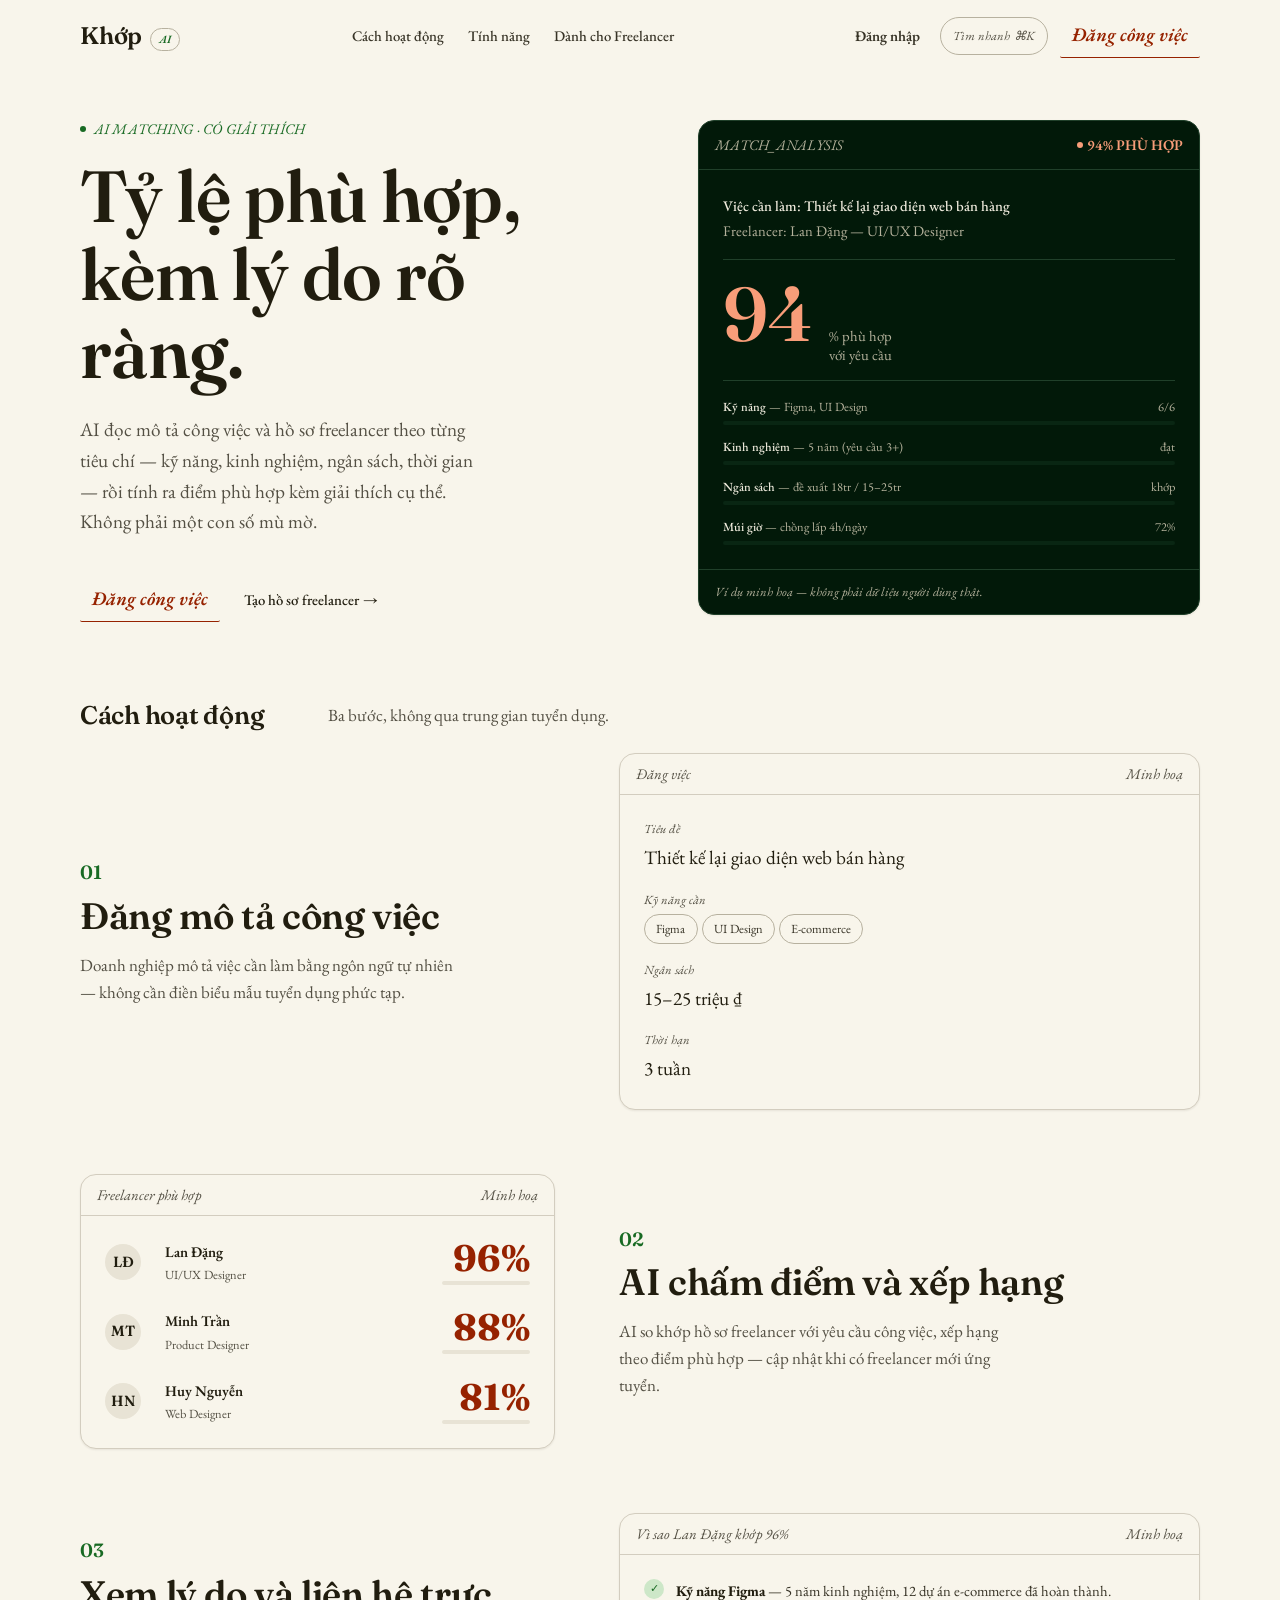
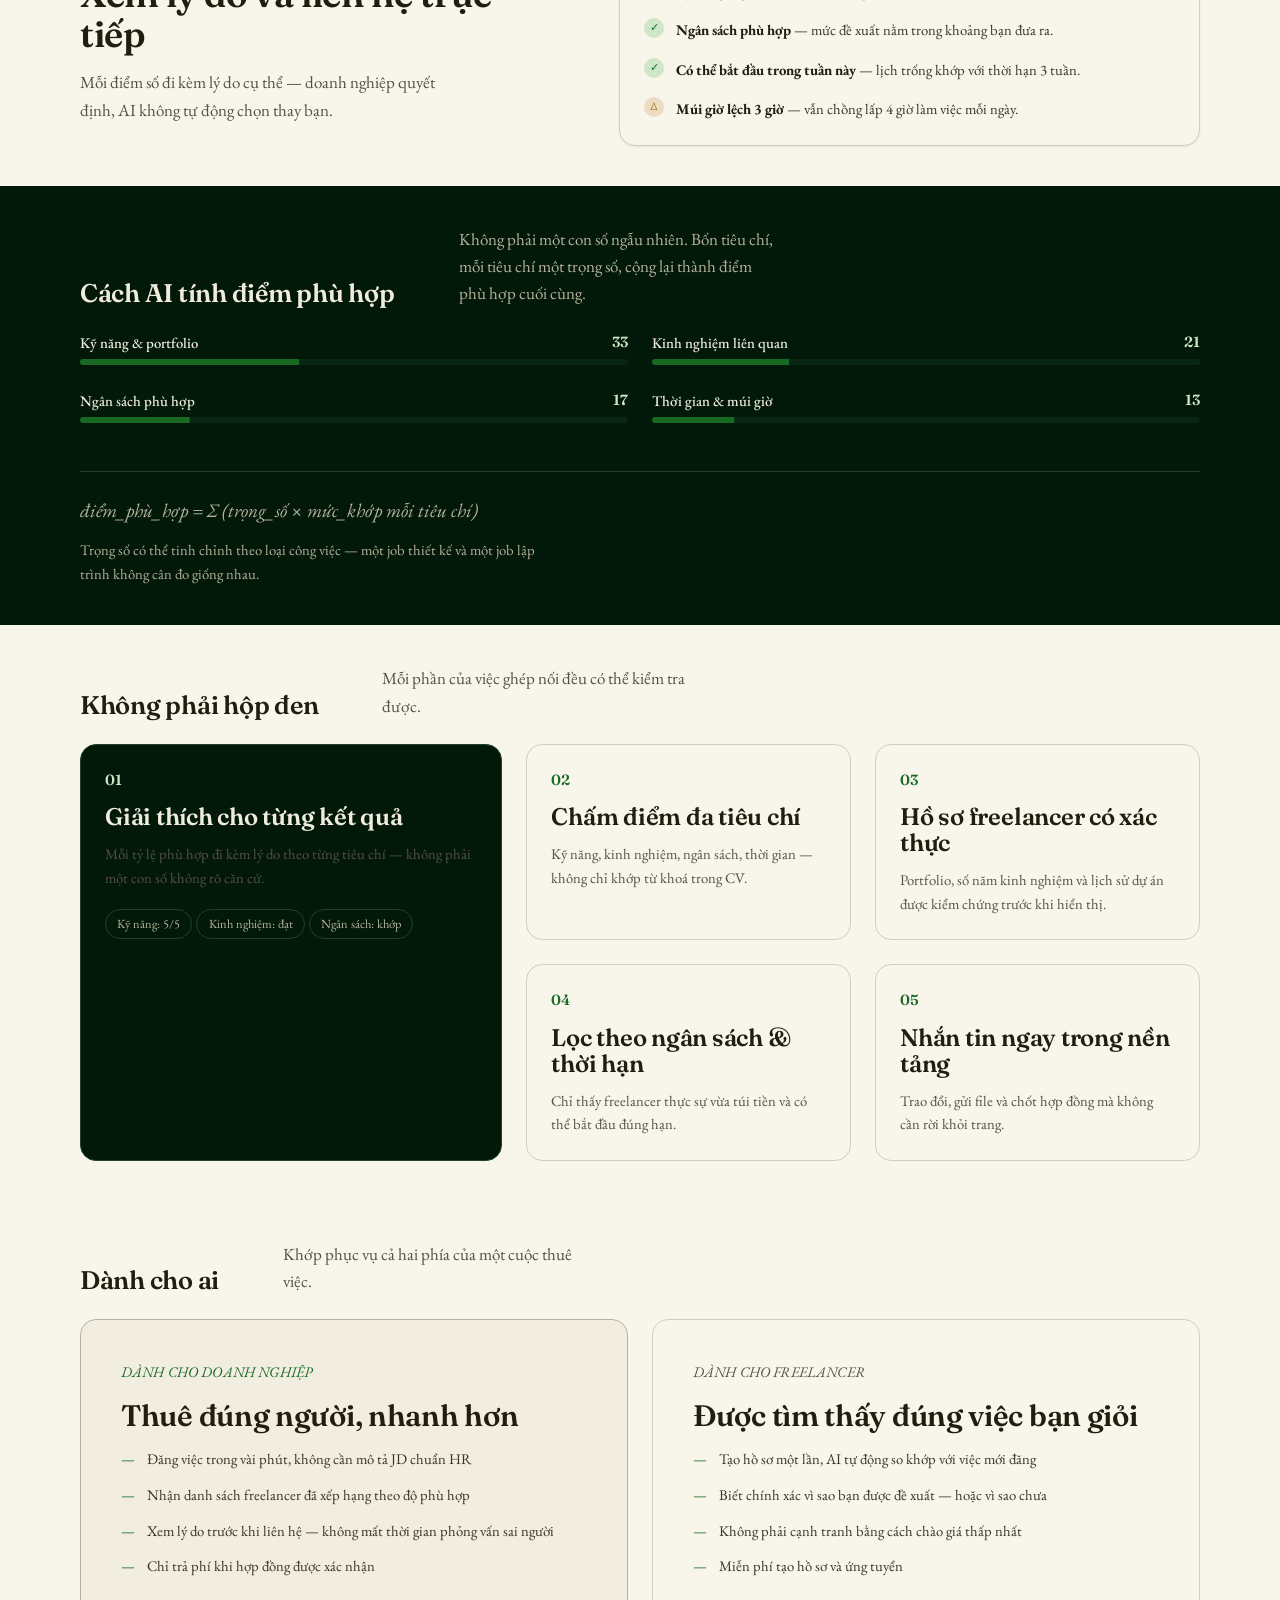
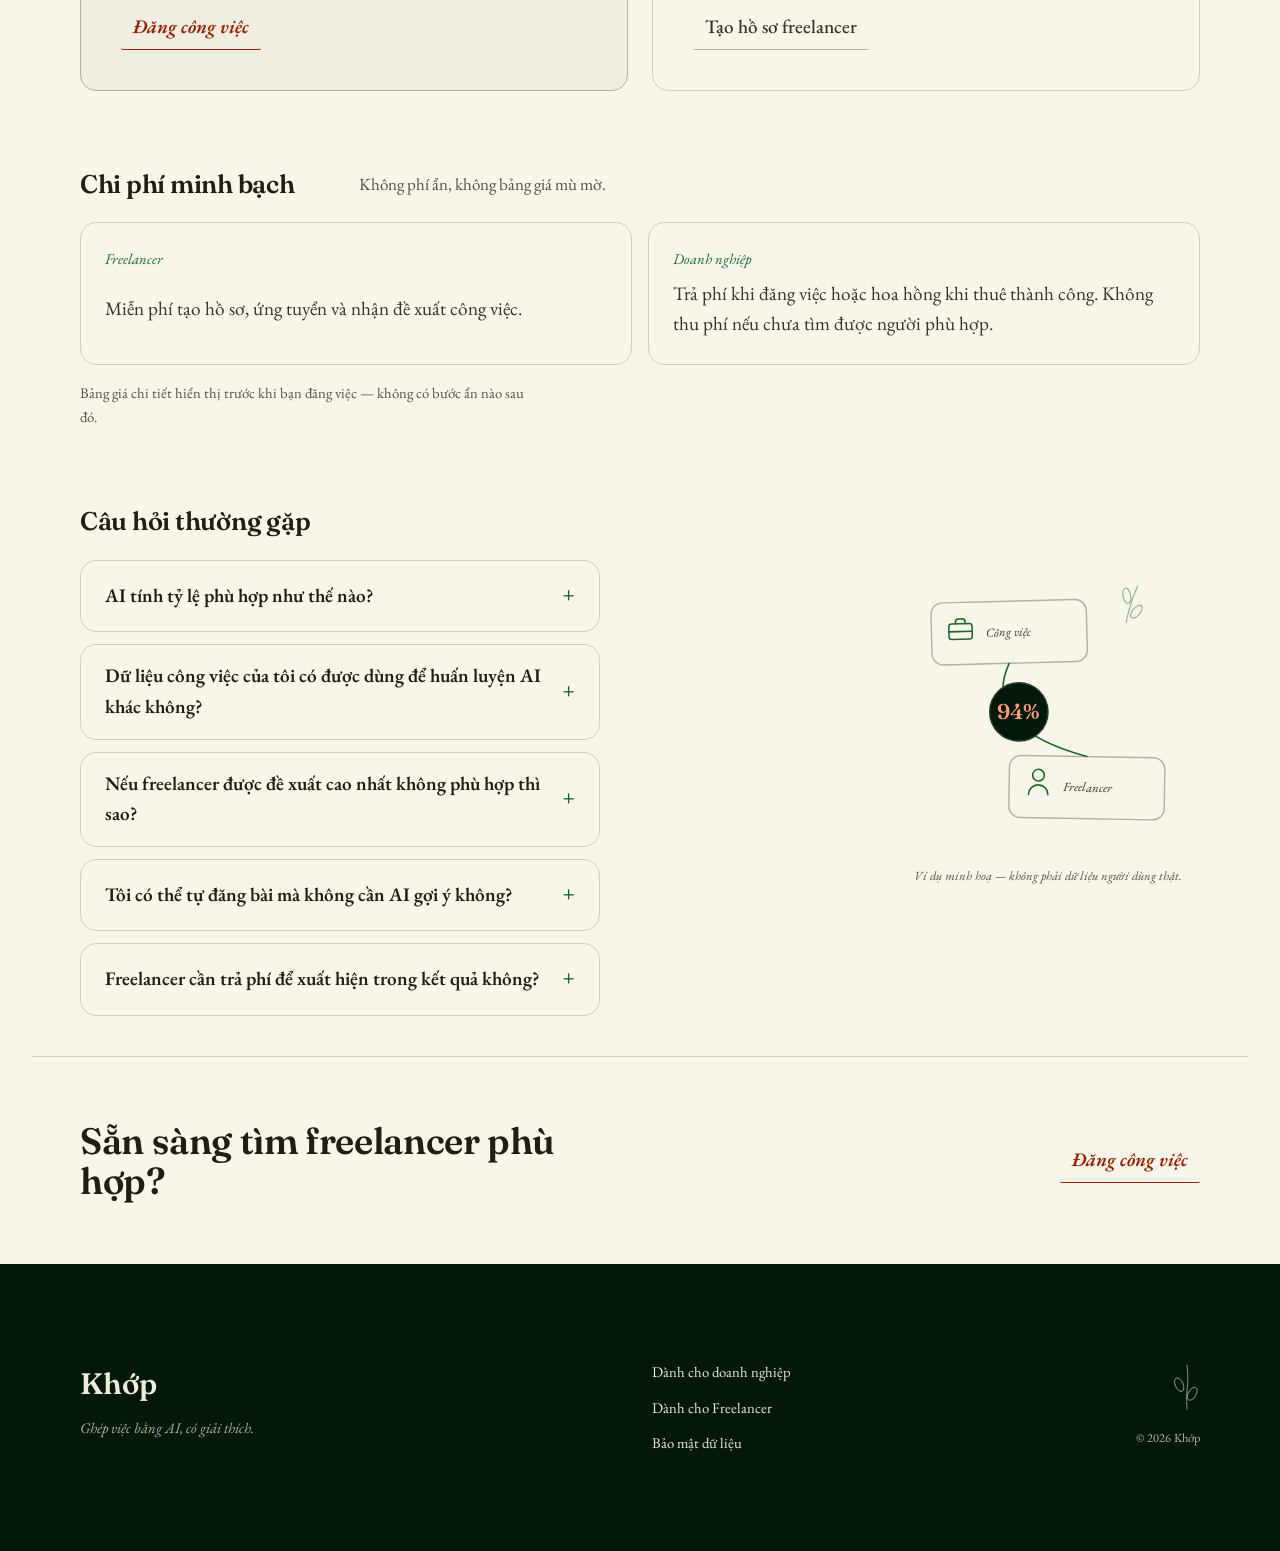
<file: index.html>
<!doctype html>
<html lang="vi">
<head>
<meta charset="UTF-8" />
<meta name="viewport" content="width=device-width, initial-scale=1, viewport-fit=cover" />
<title>Khớp — Ghép việc bằng AI, có giải thích</title>
<meta name="description" content="Khớp dùng AI để tính tỷ lệ phù hợp giữa công việc và freelancer, và giải thích rõ lý do ghép nối — cho doanh nghiệp nhỏ và freelancer." />
<link rel="preconnect" href="https://fonts.googleapis.com" />
<link rel="preconnect" href="https://fonts.gstatic.com" crossorigin />
<link href="https://fonts.googleapis.com/css2?family=Fraunces:opsz,wght@9..144,500;9..144,600;9..144,700&family=EB+Garamond:ital,wght@0,400;0,500;0,600;1,400;1,500;1,600&display=swap" rel="stylesheet" />
<link rel="stylesheet" href="tokens.css" />
<link rel="stylesheet" href="styles.css" />
</head>
<body>

<a class="skip-link" href="#main">Bỏ qua đến nội dung chính</a>

<header class="nav" id="nav">
  <div class="nav__inner">
    <a class="nav__brand" href="index.html">Khớp <span class="chip">AI</span></a>

    <nav class="nav__center" aria-label="Điều hướng chính">
      <a class="nav__link" href="index.html#how">Cách hoạt động</a>
      <a class="nav__link" href="index.html#features">Tính năng</a>
      <a class="nav__link" href="index.html#freelancer">Dành cho Freelancer</a>
    </nav>

    <div class="nav__right">
      <a class="nav__signin" href="#">Đăng nhập</a>
      <button class="cmdk-trigger" id="cmdkTrigger" aria-haspopup="dialog" aria-controls="cmdk">
        <span>Tìm nhanh</span><kbd>⌘K</kbd>
      </button>
      <a class="btn btn--primary" href="dang-job.html">Đăng công việc</a>
      <button class="nav__burger" id="burgerBtn" aria-expanded="false" aria-controls="mobilePanel" aria-label="Mở menu">
        <svg viewBox="0 0 24 24" fill="none" stroke="currentColor" stroke-width="2" aria-hidden="true"><path d="M3 6h18M3 12h18M3 18h18"/></svg>
      </button>
    </div>
  </div>

  <div class="nav__mobile-panel" id="mobilePanel">
    <a href="index.html#how">Cách hoạt động</a>
    <a href="index.html#features">Tính năng</a>
    <a href="index.html#freelancer">Dành cho Freelancer</a>
    <a href="#">Đăng nhập</a>
    <a class="btn btn--primary" href="dang-job.html">Đăng công việc</a>
  </div>
</header>

<dialog class="cmdk" id="cmdk" aria-label="Tìm nhanh">
  <div class="cmdk__input-row">
    <svg viewBox="0 0 24 24" fill="none" stroke="currentColor" stroke-width="2" aria-hidden="true"><circle cx="11" cy="11" r="7"/><path d="m21 21-4.3-4.3"/></svg>
    <input class="cmdk__input" id="cmdkInput" type="text" placeholder="Đi tới phần, hoặc thực hiện một hành động…" autocomplete="off" />
  </div>
  <ul class="cmdk__list" id="cmdkList" role="listbox"></ul>
</dialog>

<main id="main">

  <!-- ===================== Hero ===================== -->
  <section class="hero container" id="top">
    <div class="hero__inner">
      <div>
        <span class="hero__eyebrow">AI MATCHING · CÓ GIẢI THÍCH</span>
        <h1 class="hero__title">Tỷ lệ phù hợp, kèm lý do rõ ràng.</h1>
        <p class="hero__lede">AI đọc mô tả công việc và hồ sơ freelancer theo từng tiêu chí — kỹ năng, kinh nghiệm, ngân sách, thời gian — rồi tính ra điểm phù hợp kèm giải thích cụ thể. Không phải một con số mù mờ.</p>
        <div class="hero__cta">
          <a class="btn btn--primary" href="dang-job.html">Đăng công việc</a>
          <a class="link-arrow" href="tao-ho-so.html">Tạo hồ sơ freelancer</a>
        </div>
      </div>

      <div class="match-card reveal" style="--i:1" aria-hidden="true">
        <div class="match-card__frame">
          <span>MATCH_ANALYSIS</span>
          <span class="match-card__status"><span class="dot"></span>94% PHÙ HỢP</span>
        </div>
        <div class="match-card__body">
          <div class="match-card__meta">
            <span class="job">Việc cần làm: Thiết kế lại giao diện web bán hàng</span>
            <span class="who">Freelancer: Lan Đặng — UI/UX Designer</span>
          </div>

          <div class="match-card__score">
            <span class="num" data-count-to="94">0</span>
            <span class="label">% phù hợp<br/>với yêu cầu</span>
          </div>

          <div class="match-card__criteria">
            <div class="criterion">
              <div class="criterion__row"><span><strong>Kỹ năng</strong> — Figma, UI Design</span><span>6/6</span></div>
              <div class="criterion__bar"><span data-fill="100"></span></div>
            </div>
            <div class="criterion">
              <div class="criterion__row"><span><strong>Kinh nghiệm</strong> — 5 năm (yêu cầu 3+)</span><span>đạt</span></div>
              <div class="criterion__bar"><span data-fill="100"></span></div>
            </div>
            <div class="criterion">
              <div class="criterion__row"><span><strong>Ngân sách</strong> — đề xuất 18tr / 15–25tr</span><span>khớp</span></div>
              <div class="criterion__bar"><span data-fill="90"></span></div>
            </div>
            <div class="criterion">
              <div class="criterion__row"><span><strong>Múi giờ</strong> — chồng lấp 4h/ngày</span><span>72%</span></div>
              <div class="criterion__bar"><span data-fill="72"></span></div>
            </div>
          </div>
        </div>
        <div class="match-card__caption">Ví dụ minh hoạ — không phải dữ liệu người dùng thật.</div>
      </div>
    </div>
  </section>

  <!-- ===================== How it works (Workbench tour) ===================== -->
  <section class="section container" id="how">
    <div class="section__head reveal">
      <h2>Cách hoạt động</h2>
      <p>Ba bước, không qua trung gian tuyển dụng.</p>
    </div>

    <div class="steps">
      <article class="step reveal">
        <div class="step__text">
          <span class="step__num">01</span>
          <h3 class="step__title">Đăng mô tả công việc</h3>
          <p class="step__copy">Doanh nghiệp mô tả việc cần làm bằng ngôn ngữ tự nhiên — không cần điền biểu mẫu tuyển dụng phức tạp.</p>
        </div>
        <div class="step__panel panel">
          <div class="panel__frame"><span>Đăng việc</span><span>Minh hoạ</span></div>
          <div class="panel__body jobform">
            <div class="jobform__field"><span class="k">Tiêu đề</span><span class="v">Thiết kế lại giao diện web bán hàng</span></div>
            <div class="jobform__field"><span class="k">Kỹ năng cần</span><div class="tag-row"><span class="tag">Figma</span><span class="tag">UI Design</span><span class="tag">E-commerce</span></div></div>
            <div class="jobform__field"><span class="k">Ngân sách</span><span class="v">15–25 triệu ₫</span></div>
            <div class="jobform__field"><span class="k">Thời hạn</span><span class="v">3 tuần</span></div>
          </div>
        </div>
      </article>

      <article class="step reveal">
        <div class="step__text">
          <span class="step__num">02</span>
          <h3 class="step__title">AI chấm điểm và xếp hạng</h3>
          <p class="step__copy">AI so khớp hồ sơ freelancer với yêu cầu công việc, xếp hạng theo điểm phù hợp — cập nhật khi có freelancer mới ứng tuyển.</p>
        </div>
        <div class="step__panel panel">
          <div class="panel__frame"><span>Freelancer phù hợp</span><span>Minh hoạ</span></div>
          <div class="panel__body ranked-list">
            <div class="ranked-row">
              <span class="avatar">LĐ</span>
              <span class="ranked-row__info"><span class="ranked-row__name">Lan Đặng</span><span class="ranked-row__role">UI/UX Designer</span></span>
              <span class="ranked-row__score"><span class="pct">96%</span><span class="bar"><span data-fill="96"></span></span></span>
            </div>
            <div class="ranked-row">
              <span class="avatar">MT</span>
              <span class="ranked-row__info"><span class="ranked-row__name">Minh Trần</span><span class="ranked-row__role">Product Designer</span></span>
              <span class="ranked-row__score"><span class="pct">88%</span><span class="bar"><span data-fill="88"></span></span></span>
            </div>
            <div class="ranked-row">
              <span class="avatar">HN</span>
              <span class="ranked-row__info"><span class="ranked-row__name">Huy Nguyễn</span><span class="ranked-row__role">Web Designer</span></span>
              <span class="ranked-row__score"><span class="pct">81%</span><span class="bar"><span data-fill="81"></span></span></span>
            </div>
          </div>
        </div>
      </article>

      <article class="step reveal">
        <div class="step__text">
          <span class="step__num">03</span>
          <h3 class="step__title">Xem lý do và liên hệ trực tiếp</h3>
          <p class="step__copy">Mỗi điểm số đi kèm lý do cụ thể — doanh nghiệp quyết định, AI không tự động chọn thay bạn.</p>
        </div>
        <div class="step__panel panel">
          <div class="panel__frame"><span>Vì sao Lan Đặng khớp 96%</span><span>Minh hoạ</span></div>
          <div class="panel__body explain-list">
            <div class="explain-item"><span class="mark mark--ok">✓</span><span class="t"><strong>Kỹ năng Figma</strong> — 5 năm kinh nghiệm, 12 dự án e-commerce đã hoàn thành.</span></div>
            <div class="explain-item"><span class="mark mark--ok">✓</span><span class="t"><strong>Ngân sách phù hợp</strong> — mức đề xuất nằm trong khoảng bạn đưa ra.</span></div>
            <div class="explain-item"><span class="mark mark--ok">✓</span><span class="t"><strong>Có thể bắt đầu trong tuần này</strong> — lịch trống khớp với thời hạn 3 tuần.</span></div>
            <div class="explain-item"><span class="mark mark--warn">△</span><span class="t"><strong>Múi giờ lệch 3 giờ</strong> — vẫn chồng lấp 4 giờ làm việc mỗi ngày.</span></div>
          </div>
        </div>
      </article>
    </div>
  </section>

  <!-- ===================== Dark band: methodology ===================== -->
  <section class="section band-dark" id="method">
    <div class="container">
      <div class="section__head reveal">
        <h2>Cách AI tính điểm phù hợp</h2>
        <p>Không phải một con số ngẫu nhiên. Bốn tiêu chí, mỗi tiêu chí một trọng số, cộng lại thành điểm phù hợp cuối cùng.</p>
      </div>

      <div class="formula reveal">
        <div class="weights">
          <div class="weight-row">
            <div class="weight-row__head"><span class="name">Kỹ năng &amp; portfolio</span><span class="pct" data-count-to="40">0</span></div>
            <div class="weight-row__bar"><span data-fill="40"></span></div>
          </div>
          <div class="weight-row">
            <div class="weight-row__head"><span class="name">Kinh nghiệm liên quan</span><span class="pct" data-count-to="25">0</span></div>
            <div class="weight-row__bar"><span data-fill="25"></span></div>
          </div>
          <div class="weight-row">
            <div class="weight-row__head"><span class="name">Ngân sách phù hợp</span><span class="pct" data-count-to="20">0</span></div>
            <div class="weight-row__bar"><span data-fill="20"></span></div>
          </div>
          <div class="weight-row">
            <div class="weight-row__head"><span class="name">Thời gian &amp; múi giờ</span><span class="pct" data-count-to="15">0</span></div>
            <div class="weight-row__bar"><span data-fill="15"></span></div>
          </div>
        </div>

        <div>
          <div class="formula__eq">điểm_phù_hợp = Σ (trọng_số × mức_khớp mỗi tiêu chí)</div>
          <p class="formula__note">Trọng số có thể tinh chỉnh theo loại công việc — một job thiết kế và một job lập trình không cân đo giống nhau.</p>
        </div>
      </div>
    </div>
  </section>

  <!-- ===================== Features ===================== -->
  <section class="section container" id="features">
    <div class="section__head reveal">
      <h2>Không phải hộp đen</h2>
      <p>Mỗi phần của việc ghép nối đều có thể kiểm tra được.</p>
    </div>

    <div class="features-grid reveal">
      <div class="feature-card feature-card--lead">
        <span class="feature-card__index">01</span>
        <h3>Giải thích cho từng kết quả</h3>
        <p>Mỗi tỷ lệ phù hợp đi kèm lý do theo từng tiêu chí — không phải một con số không rõ căn cứ.</p>
        <div class="tag-row">
          <span class="tag">Kỹ năng: 5/5</span>
          <span class="tag">Kinh nghiệm: đạt</span>
          <span class="tag">Ngân sách: khớp</span>
        </div>
      </div>
      <div class="feature-card">
        <span class="feature-card__index">02</span>
        <h3>Chấm điểm đa tiêu chí</h3>
        <p>Kỹ năng, kinh nghiệm, ngân sách, thời gian — không chỉ khớp từ khoá trong CV.</p>
      </div>
      <div class="feature-card">
        <span class="feature-card__index">03</span>
        <h3>Hồ sơ freelancer có xác thực</h3>
        <p>Portfolio, số năm kinh nghiệm và lịch sử dự án được kiểm chứng trước khi hiển thị.</p>
      </div>
      <div class="feature-card">
        <span class="feature-card__index">04</span>
        <h3>Lọc theo ngân sách &amp; thời hạn</h3>
        <p>Chỉ thấy freelancer thực sự vừa túi tiền và có thể bắt đầu đúng hạn.</p>
      </div>
      <div class="feature-card">
        <span class="feature-card__index">05</span>
        <h3>Nhắn tin ngay trong nền tảng</h3>
        <p>Trao đổi, gửi file và chốt hợp đồng mà không cần rời khỏi trang.</p>
      </div>
    </div>
  </section>

  <!-- ===================== Dual audience ===================== -->
  <section class="section container" id="audience">
    <div class="section__head reveal">
      <h2>Dành cho ai</h2>
      <p>Khớp phục vụ cả hai phía của một cuộc thuê việc.</p>
    </div>

    <div class="split reveal">
      <div class="audience audience--primary">
        <span class="mono-tag">DÀNH CHO DOANH NGHIỆP</span>
        <h3>Thuê đúng người, nhanh hơn</h3>
        <ul class="audience__list">
          <li>Đăng việc trong vài phút, không cần mô tả JD chuẩn HR</li>
          <li>Nhận danh sách freelancer đã xếp hạng theo độ phù hợp</li>
          <li>Xem lý do trước khi liên hệ — không mất thời gian phỏng vấn sai người</li>
          <li>Chỉ trả phí khi hợp đồng được xác nhận</li>
        </ul>
        <a class="btn btn--primary" href="dang-job.html">Đăng công việc</a>
      </div>

      <div class="audience" id="freelancer">
        <span class="mono-tag">DÀNH CHO FREELANCER</span>
        <h3>Được tìm thấy đúng việc bạn giỏi</h3>
        <ul class="audience__list">
          <li>Tạo hồ sơ một lần, AI tự động so khớp với việc mới đăng</li>
          <li>Biết chính xác vì sao bạn được đề xuất — hoặc vì sao chưa</li>
          <li>Không phải cạnh tranh bằng cách chào giá thấp nhất</li>
          <li>Miễn phí tạo hồ sơ và ứng tuyển</li>
        </ul>
        <a class="btn btn--outline" href="tao-ho-so.html">Tạo hồ sơ freelancer</a>
      </div>
    </div>
  </section>

  <!-- ===================== Pricing (honest) ===================== -->
  <section class="section container" id="pricing">
    <div class="section__head reveal">
      <h2>Chi phí minh bạch</h2>
      <p>Không phí ẩn, không bảng giá mù mờ.</p>
    </div>

    <div class="pricing-rows reveal">
      <div class="pricing-row">
        <span class="who">Freelancer</span>
        <p>Miễn phí tạo hồ sơ, ứng tuyển và nhận đề xuất công việc.</p>
      </div>
      <div class="pricing-row">
        <span class="who">Doanh nghiệp</span>
        <p>Trả phí khi đăng việc hoặc hoa hồng khi thuê thành công. Không thu phí nếu chưa tìm được người phù hợp.</p>
      </div>
    </div>
    <p class="pricing-note">Bảng giá chi tiết hiển thị trước khi bạn đăng việc — không có bước ẩn nào sau đó.</p>
  </section>

  <!-- ===================== FAQ ===================== -->
  <section class="section container" id="faq">
    <div class="section__head reveal">
      <h2>Câu hỏi thường gặp</h2>
    </div>

    <div class="faq-layout">
      <div class="faq-list reveal">
        <details class="faq-item">
          <summary>AI tính tỷ lệ phù hợp như thế nào?</summary>
          <p>AI so khớp mô tả công việc với hồ sơ freelancer theo bốn tiêu chí — kỹ năng, kinh nghiệm, ngân sách, thời gian — rồi tính điểm theo trọng số. Bạn luôn thấy chi tiết từng tiêu chí, không chỉ con số cuối cùng.</p>
        </details>
        <details class="faq-item">
          <summary>Dữ liệu công việc của tôi có được dùng để huấn luyện AI khác không?</summary>
          <p>Không. Mô tả công việc và hồ sơ chỉ dùng để tính điểm phù hợp cho chính bạn, không chia sẻ cho bên thứ ba hay dùng để huấn luyện mô hình ngoài nền tảng.</p>
        </details>
        <details class="faq-item">
          <summary>Nếu freelancer được đề xuất cao nhất không phù hợp thì sao?</summary>
          <p>Bạn xem toàn bộ danh sách đã xếp hạng, không chỉ gợi ý số một. Có thể liên hệ bất kỳ freelancer nào trong danh sách và xem lý do phù hợp của từng người.</p>
        </details>
        <details class="faq-item">
          <summary>Tôi có thể tự đăng bài mà không cần AI gợi ý không?</summary>
          <p>Có. AI chỉ hỗ trợ xếp hạng và giải thích — bạn vẫn xem được toàn bộ freelancer đã ứng tuyển và tự quyết định.</p>
        </details>
        <details class="faq-item">
          <summary>Freelancer cần trả phí để xuất hiện trong kết quả không?</summary>
          <p>Không. Thứ hạng chỉ dựa trên độ phù hợp với công việc, không phải freelancer nào trả phí cao hơn.</p>
        </details>
      </div>

      <figure class="faq-illustration">
        <svg class="faq-diagram" viewBox="0 0 280 290" role="img" aria-label="Sơ đồ minh hoạ: AI nối một công việc với một freelancer, đạt 94% phù hợp — ví dụ minh hoạ, không phải số liệu thật.">
          <g class="faq-diagram__sprig" aria-hidden="true" transform="translate(232 12) rotate(16)">
            <path class="faq-diagram__stem" d="M0 42 Q -2 22 1 2" />
            <g transform="translate(-7 15) rotate(-26)"><ellipse class="faq-diagram__leaf" cx="0" cy="0" rx="4" ry="8" /></g>
            <g transform="translate(7 28) rotate(24)"><ellipse class="faq-diagram__leaf" cx="0" cy="0" rx="4" ry="8" /></g>
          </g>

          <g class="faq-diagram__node" transform="rotate(-1.5 100 62)">
            <rect class="faq-diagram__card" x="20" y="30" width="160" height="64" rx="12" />
            <g class="faq-diagram__icon" transform="translate(38 46)">
              <rect x="0" y="6" width="24" height="16" rx="3" />
              <path d="M7 6 V4 a3 3 0 0 1 3 -3 h4 a3 3 0 0 1 3 3 V6" />
              <line x1="0" y1="14" x2="24" y2="14" />
            </g>
            <text class="faq-diagram__label" x="76" y="66">Công việc</text>
          </g>

          <g class="faq-diagram__node" transform="rotate(1 180 222)">
            <rect class="faq-diagram__card" x="100" y="190" width="160" height="64" rx="12" />
            <g class="faq-diagram__icon" transform="translate(118 202)">
              <circle cx="12" cy="8" r="6" />
              <path d="M2 28 a10 10 0 0 1 20 0" />
            </g>
            <text class="faq-diagram__label" x="156" y="226">Freelancer</text>
          </g>

          <path class="faq-diagram__connector" d="M 100 94 Q 70 160 180 190" />

          <g transform="translate(110 144)">
            <circle class="faq-diagram__badge" r="30" />
            <text class="faq-diagram__pct" x="0" y="7" text-anchor="middle">94%</text>
          </g>
        </svg>
        <figcaption>Ví dụ minh hoạ — không phải dữ liệu người dùng thật.</figcaption>
      </figure>
    </div>
  </section>

  <!-- ===================== Final CTA ===================== -->
  <section class="cta-strip container" id="dang-cong-viec">
    <h2>Sẵn sàng tìm freelancer phù hợp?</h2>
    <div class="cta-strip__row">
      <a class="btn btn--primary" href="dang-job.html">Đăng công việc</a>
    </div>
  </section>

</main>

<footer class="foot-band">
  <div class="container">
    <div class="foot-mast">
      <div class="foot-mast__brand">
        <span class="wordmark">Khớp</span>
        <span class="tagline">Ghép việc bằng AI, có giải thích.</span>
      </div>

      <nav class="foot-mast__links" aria-label="Liên kết footer">
        <a href="dang-job.html">Dành cho doanh nghiệp</a>
        <a href="tao-ho-so.html">Dành cho Freelancer</a>
        <a href="#">Bảo mật dữ liệu</a>
      </nav>

      <div class="foot-mast__meta">
        <svg class="foot-mast__sprig" viewBox="0 0 40 80" aria-hidden="true">
          <path class="foot-mast__stem" d="M 20 76 Q 18 56 21 36 Q 22 22 20 8" />
          <g transform="translate(8 38) rotate(-25)"><ellipse class="foot-mast__leaf" cx="0" cy="0" rx="6" ry="11" /></g>
          <g transform="translate(28 52) rotate(30)"><ellipse class="foot-mast__leaf" cx="0" cy="0" rx="6" ry="11" /></g>
        </svg>
        <span class="copyright">© 2026 Khớp</span>
      </div>
    </div>
  </div>
</footer>

<script>
(function () {
  "use strict";

  var reduced = window.matchMedia("(prefers-reduced-motion: reduce)").matches;

  /* Sticky nav frost-on-scroll */
  var nav = document.getElementById("nav");
  var onScroll = function () {
    nav.classList.toggle("is-scrolled", window.scrollY > 8);
  };
  document.addEventListener("scroll", onScroll, { passive: true });
  onScroll();

  /* Mobile nav disclosure */
  var burger = document.getElementById("burgerBtn");
  var panel = document.getElementById("mobilePanel");
  burger.addEventListener("click", function () {
    var open = panel.getAttribute("data-open") === "true";
    panel.setAttribute("data-open", String(!open));
    burger.setAttribute("aria-expanded", String(!open));
  });

  /* Reveal on scroll — one-shot */
  var revealEls = document.querySelectorAll(".reveal");
  if ("IntersectionObserver" in window && !reduced) {
    var io = new IntersectionObserver(function (entries) {
      entries.forEach(function (entry) {
        if (entry.isIntersecting) {
          entry.target.classList.add("is-in");
          io.unobserve(entry.target);
        }
      });
    }, { threshold: 0.2 });
    revealEls.forEach(function (el) { io.observe(el); });
  } else {
    revealEls.forEach(function (el) { el.classList.add("is-in"); });
  }

  /* Bar fills + number tick — fire once per element on viewport entry */
  var fillTargets = document.querySelectorAll("[data-fill]");
  var countTargets = document.querySelectorAll("[data-count-to]");

  function animateCount(el) {
    var target = parseInt(el.getAttribute("data-count-to"), 10);
    if (reduced) { el.textContent = target; return; }
    var start = null;
    var duration = 900;
    function step(ts) {
      if (!start) start = ts;
      var p = Math.min((ts - start) / duration, 1);
      el.textContent = Math.round(target * p);
      if (p < 1) requestAnimationFrame(step);
    }
    requestAnimationFrame(step);
  }

  if ("IntersectionObserver" in window) {
    var io2 = new IntersectionObserver(function (entries) {
      entries.forEach(function (entry) {
        if (!entry.isIntersecting) return;
        var el = entry.target;
        if (el.hasAttribute("data-fill")) {
          el.style.setProperty("--fill", parseInt(el.getAttribute("data-fill"), 10) / 100);
        } else if (el.hasAttribute("data-count-to")) {
          animateCount(el);
        }
        io2.unobserve(el);
      });
    }, { threshold: 0.4 });
    fillTargets.forEach(function (el) { io2.observe(el); });
    countTargets.forEach(function (el) { io2.observe(el); });
  } else {
    fillTargets.forEach(function (el) { el.style.setProperty("--fill", parseInt(el.getAttribute("data-fill"), 10) / 100); });
    countTargets.forEach(function (el) { el.textContent = el.getAttribute("data-count-to"); });
  }

  /* FAQ diagram connector — draws itself once on scroll into view */
  var connectors = document.querySelectorAll(".faq-diagram__connector");
  connectors.forEach(function (path) {
    var len = path.getTotalLength();
    path.style.strokeDasharray = len;
    path.style.strokeDashoffset = reduced ? 0 : len;
    path.style.transition = reduced ? "none" : "stroke-dashoffset 1.3s cubic-bezier(0.16,1,0.3,1)";
  });
  if (connectors.length && "IntersectionObserver" in window && !reduced) {
    var io3 = new IntersectionObserver(function (entries) {
      entries.forEach(function (entry) {
        if (entry.isIntersecting) {
          entry.target.style.strokeDashoffset = "0";
          io3.unobserve(entry.target);
        }
      });
    }, { threshold: 0.4 });
    connectors.forEach(function (path) { io3.observe(path); });
  }

  /* Command palette */
  var cmdk = document.getElementById("cmdk");
  var cmdkTrigger = document.getElementById("cmdkTrigger");
  var cmdkInput = document.getElementById("cmdkInput");
  var cmdkList = document.getElementById("cmdkList");

  var commands = [
    { label: "Cách hoạt động", hint: "Phần", href: "#how" },
    { label: "Tính năng", hint: "Phần", href: "#features" },
    { label: "Dành cho Freelancer", hint: "Phần", href: "#freelancer" },
    { label: "Chi phí", hint: "Phần", href: "#pricing" },
    { label: "Câu hỏi thường gặp", hint: "Phần", href: "#faq" },
    { label: "Đăng công việc", hint: "Hành động", href: "dang-job.html" },
    { label: "Tạo hồ sơ freelancer", hint: "Hành động", href: "tao-ho-so.html" }
  ];

  var activeIndex = 0;

  function renderList(filter) {
    var q = (filter || "").trim().toLowerCase();
    var matches = commands.filter(function (c) { return c.label.toLowerCase().indexOf(q) !== -1; });
    cmdkList.innerHTML = "";
    if (matches.length === 0) {
      cmdkList.innerHTML = '<li class="cmdk__empty">Không tìm thấy mục nào.</li>';
      return;
    }
    activeIndex = 0;
    matches.forEach(function (c, i) {
      var li = document.createElement("li");
      li.setAttribute("role", "option");
      var btn = document.createElement("button");
      btn.type = "button";
      btn.className = "cmdk__item";
      btn.setAttribute("data-active", i === 0 ? "true" : "false");
      btn.innerHTML = "<span>" + c.label + "</span><span class=\"mono-tag\">" + c.hint + "</span>";
      btn.addEventListener("click", function () { go(c.href); });
      li.appendChild(btn);
      cmdkList.appendChild(li);
    });
  }

  function go(href) {
    cmdk.close();
    if (href.charAt(0) === "#") {
      var el = document.querySelector(href);
      if (el) el.scrollIntoView({ behavior: reduced ? "auto" : "smooth", block: "start" });
    } else {
      window.location.href = href;
    }
  }

  function openCmdk() {
    renderList("");
    cmdk.showModal();
    cmdkInput.value = "";
    cmdkInput.focus();
  }

  cmdkTrigger.addEventListener("click", openCmdk);
  document.addEventListener("keydown", function (e) {
    if ((e.metaKey || e.ctrlKey) && e.key.toLowerCase() === "k") {
      e.preventDefault();
      if (cmdk.open) { cmdk.close(); } else { openCmdk(); }
    }
  });
  cmdk.addEventListener("click", function (e) {
    if (e.target === cmdk) cmdk.close();
  });
  cmdkInput.addEventListener("input", function () { renderList(cmdkInput.value); });
  cmdkInput.addEventListener("keydown", function (e) {
    var items = cmdkList.querySelectorAll(".cmdk__item");
    if (items.length === 0) return;
    if (e.key === "ArrowDown" || e.key === "ArrowUp") {
      e.preventDefault();
      items[activeIndex].setAttribute("data-active", "false");
      activeIndex = e.key === "ArrowDown"
        ? (activeIndex + 1) % items.length
        : (activeIndex - 1 + items.length) % items.length;
      items[activeIndex].setAttribute("data-active", "true");
      items[activeIndex].scrollIntoView({ block: "nearest" });
    } else if (e.key === "Enter") {
      e.preventDefault();
      items[activeIndex].click();
    }
  });
})();
</script>

</body>
</html>
</file>
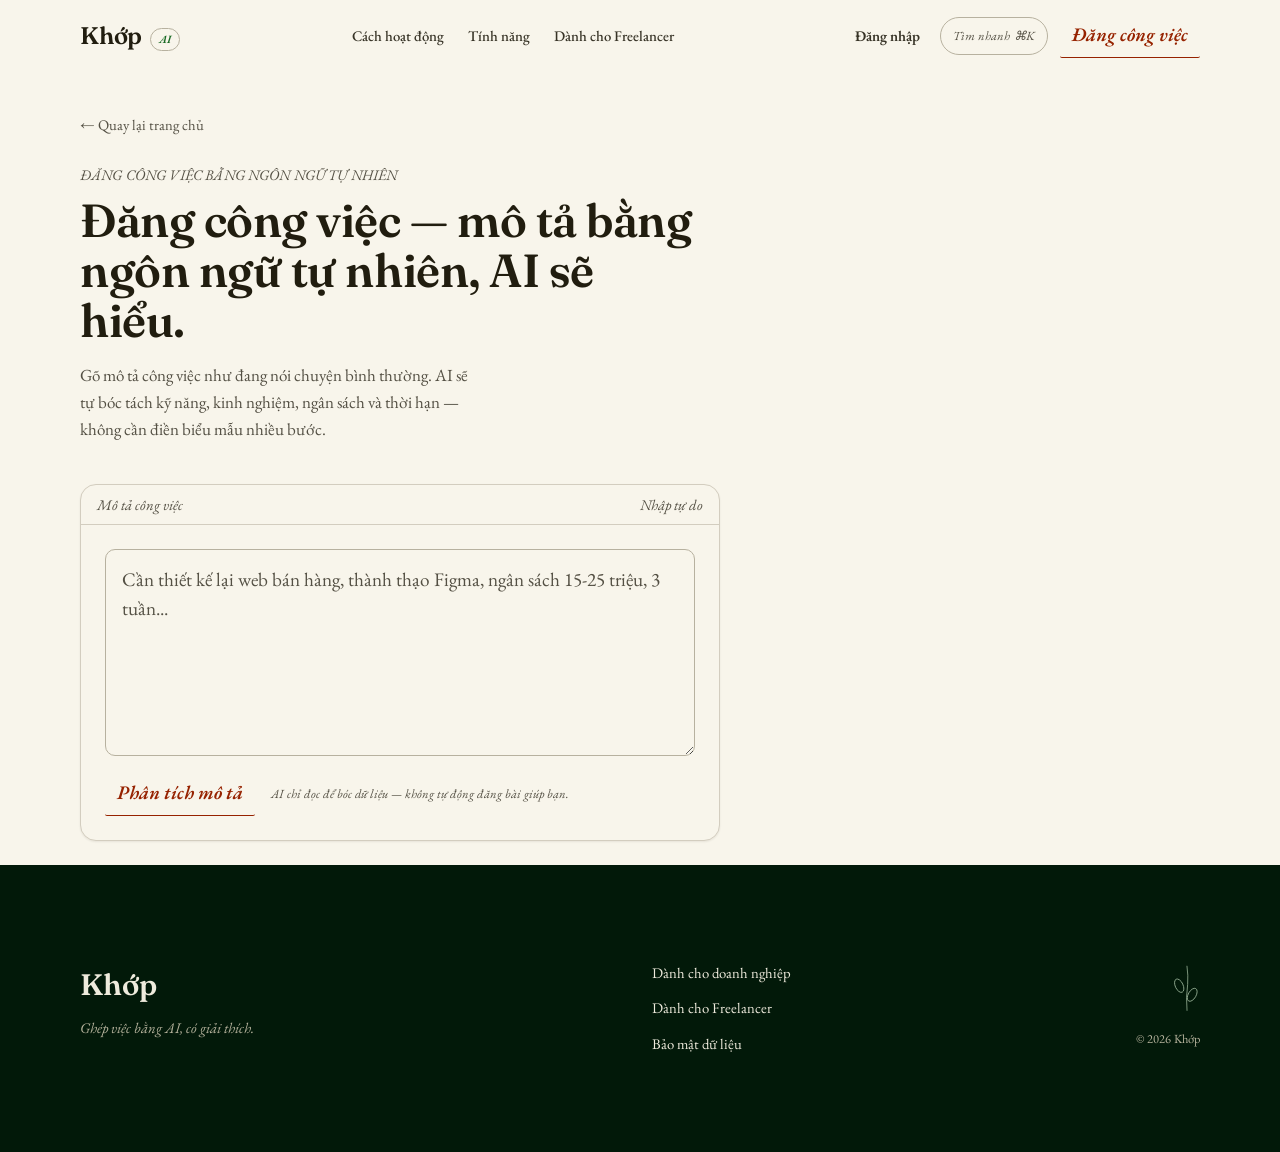
<file: dang-job.html>
<!doctype html>
<!-- Hallmark · additional page, same design system as index.html (Garden theme, Workbench macrostructure)
   · genre: editorial · theme: Garden · nav: N1b shape (cross-page hrefs) · footer: Ft1 shape (dark botanical band)
   · new components: job-compose panel (textarea + submit), source badge, notice panel (reused .panel/.mark/.explain-list voice)
   · pre-emit critique: P5 H4 E5 S4 R5 V4 -->
<html lang="vi">
<head>
<meta charset="UTF-8" />
<meta name="viewport" content="width=device-width, initial-scale=1, viewport-fit=cover" />
<title>Đăng công việc — Khớp</title>
<meta name="description" content="Mô tả công việc bằng ngôn ngữ tự nhiên — AI của Khớp đọc và bóc tách kỹ năng, kinh nghiệm, ngân sách và thời hạn tự động." />
<link rel="preconnect" href="https://fonts.googleapis.com" />
<link rel="preconnect" href="https://fonts.gstatic.com" crossorigin />
<link href="https://fonts.googleapis.com/css2?family=Fraunces:opsz,wght@9..144,500;9..144,600;9..144,700&family=EB+Garamond:ital,wght@0,400;0,500;0,600;1,400;1,500;1,600&display=swap" rel="stylesheet" />
<link rel="stylesheet" href="tokens.css" />
<link rel="stylesheet" href="styles.css" />
</head>
<body>

<a class="skip-link" href="#main">Bỏ qua đến nội dung chính</a>

<header class="nav" id="nav">
  <div class="nav__inner">
    <a class="nav__brand" href="index.html">Khớp <span class="chip">AI</span></a>

    <nav class="nav__center" aria-label="Điều hướng chính">
      <a class="nav__link" href="index.html#how">Cách hoạt động</a>
      <a class="nav__link" href="index.html#features">Tính năng</a>
      <a class="nav__link" href="index.html#freelancer">Dành cho Freelancer</a>
    </nav>

    <div class="nav__right">
      <a class="nav__signin" href="index.html#signin">Đăng nhập</a>
      <button class="cmdk-trigger" id="cmdkTrigger" aria-haspopup="dialog" aria-controls="cmdk">
        <span>Tìm nhanh</span><kbd>⌘K</kbd>
      </button>
      <a class="btn btn--primary" href="#job-compose">Đăng công việc</a>
      <button class="nav__burger" id="burgerBtn" aria-expanded="false" aria-controls="mobilePanel" aria-label="Mở menu">
        <svg viewBox="0 0 24 24" fill="none" stroke="currentColor" stroke-width="2" aria-hidden="true"><path d="M3 6h18M3 12h18M3 18h18"/></svg>
      </button>
    </div>
  </div>

  <div class="nav__mobile-panel" id="mobilePanel">
    <a href="index.html#how">Cách hoạt động</a>
    <a href="index.html#features">Tính năng</a>
    <a href="index.html#freelancer">Dành cho Freelancer</a>
    <a href="index.html#signin">Đăng nhập</a>
    <a class="btn btn--primary" href="#job-compose">Đăng công việc</a>
  </div>
</header>

<dialog class="cmdk" id="cmdk" aria-label="Tìm nhanh">
  <div class="cmdk__input-row">
    <svg viewBox="0 0 24 24" fill="none" stroke="currentColor" stroke-width="2" aria-hidden="true"><circle cx="11" cy="11" r="7"/><path d="m21 21-4.3-4.3"/></svg>
    <input class="cmdk__input" id="cmdkInput" type="text" placeholder="Đi tới phần, hoặc thực hiện một hành động…" autocomplete="off" />
  </div>
  <ul class="cmdk__list" id="cmdkList" role="listbox"></ul>
</dialog>

<main id="main">

  <!-- ===================== Intro ===================== -->
  <section class="container page-head" id="job-compose">
    <a class="link-back" href="index.html">← Quay lại trang chủ</a>

    <span class="mono-tag">ĐĂNG CÔNG VIỆC BẰNG NGÔN NGỮ TỰ NHIÊN</span>
    <h1>Đăng công việc — mô tả bằng ngôn ngữ tự nhiên, AI sẽ hiểu.</h1>
    <p>Gõ mô tả công việc như đang nói chuyện bình thường. AI sẽ tự bóc tách kỹ năng, kinh nghiệm, ngân sách và thời hạn — không cần điền biểu mẫu nhiều bước.</p>

    <div class="panel job-compose-panel">
      <div class="panel__frame"><span>Mô tả công việc</span><span>Nhập tự do</span></div>
      <div class="panel__body">
        <textarea
          id="jobDescInput"
          class="job-textarea"
          rows="6"
          placeholder="Cần thiết kế lại web bán hàng, thành thạo Figma, ngân sách 15-25 triệu, 3 tuần..."
        ></textarea>
        <div class="job-form__actions">
          <button class="btn btn--primary" id="analyzeBtn" type="button">Phân tích mô tả</button>
          <span class="job-form__hint">AI chỉ đọc để bóc dữ liệu — không tự động đăng bài giúp bạn.</span>
        </div>
      </div>
    </div>

    <div class="panel notice-panel" id="apiErrorBanner" hidden>
      <div class="panel__frame"><span>Kết nối server</span><span>Lỗi</span></div>
      <div class="panel__body">
        <p>Không kết nối được server. Hãy chắc chắn backend đang chạy ở <code>http://127.0.0.1:8000</code> rồi thử lại.</p>
      </div>
    </div>
  </section>

  <!-- ===================== Analysis result ===================== -->
  <section class="container" id="analysis-result">

    <!-- status: ok -->
    <div class="panel result-panel" id="resultOk" hidden>
      <div class="panel__frame">
        <span>Dữ liệu đã bóc</span>
        <span class="source-badge" id="sourceBadge"></span>
      </div>
      <div class="panel__body jobform">
        <div class="jobform__field">
          <span class="k">Kỹ năng cần</span>
          <div class="tag-row" id="resultSkills"></div>
        </div>
        <div class="jobform__field"><span class="k">Kinh nghiệm tối thiểu</span><span class="v" id="resultExperience">—</span></div>
        <div class="jobform__field"><span class="k">Ngân sách</span><span class="v" id="resultBudget">—</span></div>
        <div class="jobform__field"><span class="k">Thời hạn</span><span class="v" id="resultDeadline">—</span></div>
      </div>
    </div>

    <!-- status: needs_more_info -->
    <div class="panel notice-panel" id="resultNotice" hidden>
      <div class="panel__frame"><span>Mô tả chưa đủ rõ</span><span>Cần bổ sung</span></div>
      <div class="panel__body">
        <div class="notice-heading">
          <span class="mark mark--warn">△</span>
          <strong>Cần bạn mô tả rõ hơn một chút</strong>
        </div>
        <p class="notice-reason" id="noticeReason"></p>
        <ul class="notice-list" id="noticeMissingList"></ul>
      </div>
    </div>

  </section>

</main>

<footer class="foot-band">
  <div class="container">
    <div class="foot-mast">
      <div class="foot-mast__brand">
        <span class="wordmark">Khớp</span>
        <span class="tagline">Ghép việc bằng AI, có giải thích.</span>
      </div>

      <nav class="foot-mast__links" aria-label="Liên kết footer">
        <a href="index.html#audience">Dành cho doanh nghiệp</a>
        <a href="index.html#freelancer">Dành cho Freelancer</a>
        <a href="index.html#privacy">Bảo mật dữ liệu</a>
      </nav>

      <div class="foot-mast__meta">
        <svg class="foot-mast__sprig" viewBox="0 0 40 80" aria-hidden="true">
          <path class="foot-mast__stem" d="M 20 76 Q 18 56 21 36 Q 22 22 20 8" />
          <g transform="translate(8 38) rotate(-25)"><ellipse class="foot-mast__leaf" cx="0" cy="0" rx="6" ry="11" /></g>
          <g transform="translate(28 52) rotate(30)"><ellipse class="foot-mast__leaf" cx="0" cy="0" rx="6" ry="11" /></g>
        </svg>
        <span class="copyright">© 2026 Khớp</span>
      </div>
    </div>
  </div>
</footer>

<script>
(function () {
  "use strict";

  var reduced = window.matchMedia("(prefers-reduced-motion: reduce)").matches;

  /* Sticky nav frost-on-scroll */
  var nav = document.getElementById("nav");
  var onScroll = function () {
    nav.classList.toggle("is-scrolled", window.scrollY > 8);
  };
  document.addEventListener("scroll", onScroll, { passive: true });
  onScroll();

  /* Mobile nav disclosure */
  var burger = document.getElementById("burgerBtn");
  var panel = document.getElementById("mobilePanel");
  burger.addEventListener("click", function () {
    var open = panel.getAttribute("data-open") === "true";
    panel.setAttribute("data-open", String(!open));
    burger.setAttribute("aria-expanded", String(!open));
  });

  /* Command palette */
  var cmdk = document.getElementById("cmdk");
  var cmdkTrigger = document.getElementById("cmdkTrigger");
  var cmdkInput = document.getElementById("cmdkInput");
  var cmdkList = document.getElementById("cmdkList");

  var commands = [
    { label: "Mô tả công việc", hint: "Phần", href: "#job-compose" },
    { label: "Kết quả phân tích", hint: "Phần", href: "#analysis-result" },
    { label: "Trang chủ", hint: "Điều hướng", href: "index.html" },
    { label: "Cách hoạt động", hint: "Điều hướng", href: "index.html#how" }
  ];

  var activeIndex = 0;

  function renderList(filter) {
    var q = (filter || "").trim().toLowerCase();
    var matches = commands.filter(function (c) { return c.label.toLowerCase().indexOf(q) !== -1; });
    cmdkList.innerHTML = "";
    if (matches.length === 0) {
      cmdkList.innerHTML = '<li class="cmdk__empty">Không tìm thấy mục nào.</li>';
      return;
    }
    activeIndex = 0;
    matches.forEach(function (c, i) {
      var li = document.createElement("li");
      li.setAttribute("role", "option");
      var btn = document.createElement("button");
      btn.type = "button";
      btn.className = "cmdk__item";
      btn.setAttribute("data-active", i === 0 ? "true" : "false");
      btn.innerHTML = "<span>" + c.label + "</span><span class=\"mono-tag\">" + c.hint + "</span>";
      btn.addEventListener("click", function () { go(c.href); });
      li.appendChild(btn);
      cmdkList.appendChild(li);
    });
  }

  function go(href) {
    cmdk.close();
    if (href.charAt(0) === "#") {
      var el = document.querySelector(href);
      if (el) el.scrollIntoView({ behavior: reduced ? "auto" : "smooth", block: "start" });
    } else {
      window.location.href = href;
    }
  }

  function openCmdk() {
    renderList("");
    cmdk.showModal();
    cmdkInput.value = "";
    cmdkInput.focus();
  }

  cmdkTrigger.addEventListener("click", openCmdk);
  document.addEventListener("keydown", function (e) {
    if ((e.metaKey || e.ctrlKey) && e.key.toLowerCase() === "k") {
      e.preventDefault();
      if (cmdk.open) { cmdk.close(); } else { openCmdk(); }
    }
  });
  cmdk.addEventListener("click", function (e) {
    if (e.target === cmdk) cmdk.close();
  });
  cmdkInput.addEventListener("input", function () { renderList(cmdkInput.value); });
  cmdkInput.addEventListener("keydown", function (e) {
    var items = cmdkList.querySelectorAll(".cmdk__item");
    if (items.length === 0) return;
    if (e.key === "ArrowDown" || e.key === "ArrowUp") {
      e.preventDefault();
      items[activeIndex].setAttribute("data-active", "false");
      activeIndex = e.key === "ArrowDown"
        ? (activeIndex + 1) % items.length
        : (activeIndex - 1 + items.length) % items.length;
      items[activeIndex].setAttribute("data-active", "true");
      items[activeIndex].scrollIntoView({ block: "nearest" });
    } else if (e.key === "Enter") {
      e.preventDefault();
      items[activeIndex].click();
    }
  });

  /* ===================== Phân tích mô tả — POST /api/extract ===================== */

  var API_BASE = "http://127.0.0.1:8000";

  var textarea = document.getElementById("jobDescInput");
  var analyzeBtn = document.getElementById("analyzeBtn");
  var errorBanner = document.getElementById("apiErrorBanner");
  var resultOk = document.getElementById("resultOk");
  var resultNotice = document.getElementById("resultNotice");

  var SOURCE_LABELS = {
    tier1_algorithm: { text: "Xử lý bằng thuật toán (không dùng AI)", cls: "" },
    tier2_ai: { text: "Xử lý bằng AI (mô tả cần suy luận thêm)", cls: "source-badge--ai" }
  };

  function trieu(dong) { return Math.round(dong / 1e6); }

  function formatBudget(min, max, currency) {
    if (min == null && max == null) return "Chưa xác định";
    if (currency === "VND") {
      var a = min != null ? trieu(min) : null;
      var b = max != null ? trieu(max) : null;
      if (a != null && b != null && a !== b) return a + "–" + b + " triệu ₫";
      return (a != null ? a : b) + " triệu ₫";
    }
    if (currency === "USD") {
      if (min != null && max != null && min !== max) return "$" + min + "–$" + max;
      return "$" + (min != null ? min : max);
    }
    if (min != null && max != null && min !== max) return min + "–" + max;
    return String(min != null ? min : max);
  }

  function resetPanels() {
    resultOk.hidden = true;
    resultNotice.hidden = true;
    errorBanner.hidden = true;
  }

  function renderOk(data) {
    var badge = SOURCE_LABELS[data.source] || { text: data.source || "—", cls: "" };
    var sourceBadge = document.getElementById("sourceBadge");
    sourceBadge.textContent = badge.text;
    sourceBadge.className = "source-badge" + (badge.cls ? " " + badge.cls : "");

    var e = data.extracted || {};

    var skillsWrap = document.getElementById("resultSkills");
    skillsWrap.innerHTML = "";
    if (e.required_skills && e.required_skills.length) {
      e.required_skills.forEach(function (skill) {
        var span = document.createElement("span");
        span.className = "tag";
        span.textContent = skill;
        skillsWrap.appendChild(span);
      });
    } else {
      var none = document.createElement("span");
      none.className = "v";
      none.textContent = "Chưa xác định";
      skillsWrap.appendChild(none);
    }

    document.getElementById("resultExperience").textContent =
      e.min_experience_years != null ? e.min_experience_years + " năm" : "Chưa xác định";
    document.getElementById("resultBudget").textContent =
      formatBudget(e.budget_min, e.budget_max, e.currency);
    document.getElementById("resultDeadline").textContent =
      e.deadline_weeks != null ? e.deadline_weeks + " tuần" : "Chưa xác định";

    resultOk.hidden = false;
  }

  function renderNotice(data) {
    document.getElementById("noticeReason").textContent = data.reason || "Mô tả chưa đủ chi tiết để bóc tách dữ liệu.";
    var list = document.getElementById("noticeMissingList");
    list.innerHTML = "";
    (data.still_missing || []).forEach(function (item) {
      var li = document.createElement("li");
      li.textContent = item;
      list.appendChild(li);
    });
    resultNotice.hidden = false;
  }

  function setLoading(isLoading) {
    analyzeBtn.disabled = isLoading;
    analyzeBtn.textContent = isLoading ? "Đang phân tích…" : "Phân tích mô tả";
  }

  analyzeBtn.addEventListener("click", function () {
    var text = textarea.value.trim();
    if (!text) {
      textarea.focus();
      return;
    }

    resetPanels();
    setLoading(true);

    fetch(API_BASE + "/api/extract", {
      method: "POST",
      headers: { "Content-Type": "application/json" },
      body: JSON.stringify({ text: text })
    })
      .then(function (r) {
        if (!r.ok) throw new Error("extract");
        return r.json();
      })
      .then(function (data) {
        if (data.status === "needs_more_info") {
          renderNotice(data);
        } else {
          renderOk(data);
        }
      })
      .catch(function () {
        errorBanner.hidden = false;
      })
      .finally(function () {
        setLoading(false);
      });
  });
})();
</script>

</body>
</html>
</file>
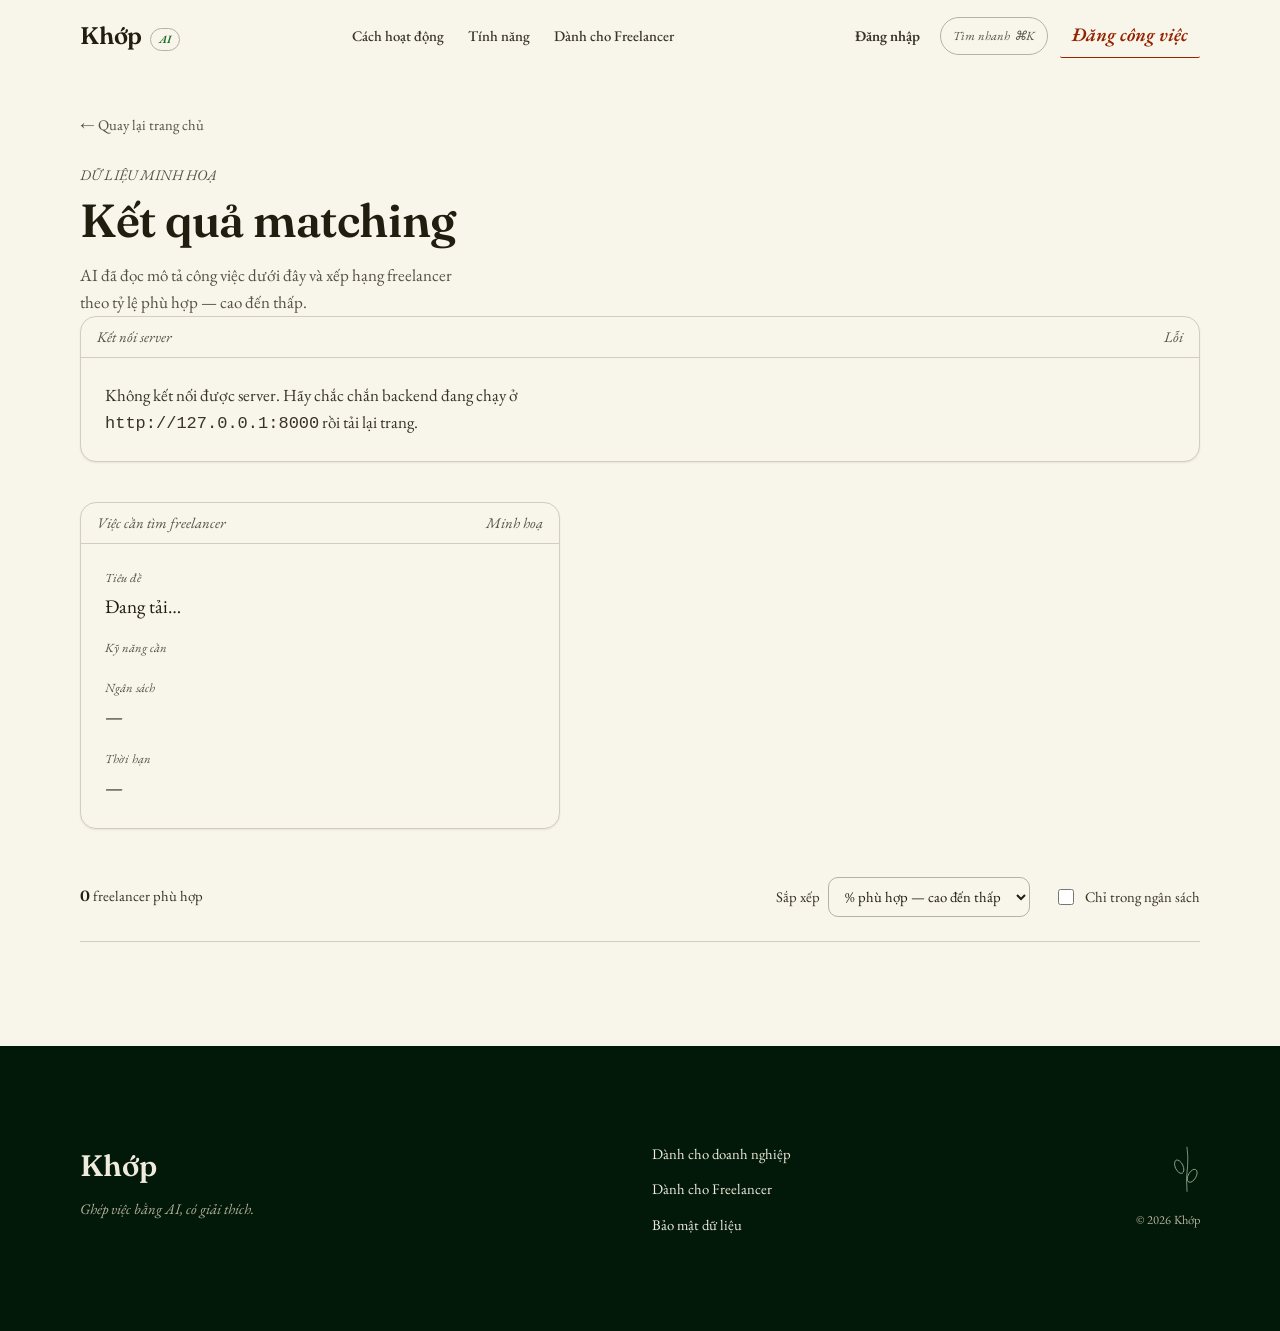
<file: ket-qua.html>
<!doctype html>
<!-- Hallmark · additional page, same design system as index.html (Garden theme, Workbench macrostructure)
   · genre: editorial · theme: Garden · nav: N1b shape (cross-page hrefs) · footer: Ft1 shape (dark botanical band)
   · new components: results toolbar (sort/filter), result-card, reused .panel/.explain-list for reasoning
   · pre-emit critique: P5 H4 E5 S4 R5 V4 -->
<html lang="vi">
<head>
<meta charset="UTF-8" />
<meta name="viewport" content="width=device-width, initial-scale=1, viewport-fit=cover" />
<title>Kết quả matching — Khớp</title>
<meta name="description" content="Danh sách freelancer được AI xếp hạng theo tỷ lệ phù hợp cho một công việc — kèm giải thích lý do ghép nối theo từng tiêu chí. Dữ liệu minh hoạ." />
<link rel="preconnect" href="https://fonts.googleapis.com" />
<link rel="preconnect" href="https://fonts.gstatic.com" crossorigin />
<link href="https://fonts.googleapis.com/css2?family=Fraunces:opsz,wght@9..144,500;9..144,600;9..144,700&family=EB+Garamond:ital,wght@0,400;0,500;0,600;1,400;1,500;1,600&display=swap" rel="stylesheet" />
<link rel="stylesheet" href="tokens.css" />
<link rel="stylesheet" href="styles.css" />
</head>
<body>

<a class="skip-link" href="#main">Bỏ qua đến nội dung chính</a>

<header class="nav" id="nav">
  <div class="nav__inner">
    <a class="nav__brand" href="index.html">Khớp <span class="chip">AI</span></a>

    <nav class="nav__center" aria-label="Điều hướng chính">
      <a class="nav__link" href="index.html#how">Cách hoạt động</a>
      <a class="nav__link" href="index.html#features">Tính năng</a>
      <a class="nav__link" href="index.html#freelancer">Dành cho Freelancer</a>
    </nav>

    <div class="nav__right">
      <a class="nav__signin" href="#">Đăng nhập</a>
      <button class="cmdk-trigger" id="cmdkTrigger" aria-haspopup="dialog" aria-controls="cmdk">
        <span>Tìm nhanh</span><kbd>⌘K</kbd>
      </button>
      <a class="btn btn--primary" href="dang-job.html">Đăng công việc</a>
      <button class="nav__burger" id="burgerBtn" aria-expanded="false" aria-controls="mobilePanel" aria-label="Mở menu">
        <svg viewBox="0 0 24 24" fill="none" stroke="currentColor" stroke-width="2" aria-hidden="true"><path d="M3 6h18M3 12h18M3 18h18"/></svg>
      </button>
    </div>
  </div>

  <div class="nav__mobile-panel" id="mobilePanel">
    <a href="index.html#how">Cách hoạt động</a>
    <a href="index.html#features">Tính năng</a>
    <a href="index.html#freelancer">Dành cho Freelancer</a>
    <a href="#">Đăng nhập</a>
    <a class="btn btn--primary" href="dang-job.html">Đăng công việc</a>
  </div>
</header>

<dialog class="cmdk" id="cmdk" aria-label="Tìm nhanh">
  <div class="cmdk__input-row">
    <svg viewBox="0 0 24 24" fill="none" stroke="currentColor" stroke-width="2" aria-hidden="true"><circle cx="11" cy="11" r="7"/><path d="m21 21-4.3-4.3"/></svg>
    <input class="cmdk__input" id="cmdkInput" type="text" placeholder="Đi tới phần, hoặc thực hiện một hành động…" autocomplete="off" />
  </div>
  <ul class="cmdk__list" id="cmdkList" role="listbox"></ul>
</dialog>

<main id="main">

  <!-- ===================== Job summary ===================== -->
  <section class="container page-head" id="job-summary">
    <a class="link-back" href="index.html">← Quay lại trang chủ</a>

    <span class="mono-tag">DỮ LIỆU MINH HOẠ</span>
    <h1>Kết quả matching</h1>
    <p>AI đã đọc mô tả công việc dưới đây và xếp hạng freelancer theo tỷ lệ phù hợp — cao đến thấp.</p>

    <div class="panel" id="apiErrorBanner" hidden>
      <div class="panel__frame"><span>Kết nối server</span><span>Lỗi</span></div>
      <div class="panel__body">
        <p>Không kết nối được server. Hãy chắc chắn backend đang chạy ở <code>http://127.0.0.1:8000</code> rồi tải lại trang.</p>
      </div>
    </div>

    <div class="panel job-summary-panel">
      <div class="panel__frame"><span>Việc cần tìm freelancer</span><span>Minh hoạ</span></div>
      <div class="panel__body jobform">
        <div class="jobform__field"><span class="k">Tiêu đề</span><span class="v" id="jobTitle">Đang tải…</span></div>
        <div class="jobform__field"><span class="k">Kỹ năng cần</span><div class="tag-row" id="jobSkills"></div></div>
        <div class="jobform__field"><span class="k">Ngân sách</span><span class="v" id="jobBudget">—</span></div>
        <div class="jobform__field"><span class="k">Thời hạn</span><span class="v" id="jobDeadline">—</span></div>
      </div>
    </div>
  </section>

  <!-- ===================== Results ===================== -->
  <section class="container results" id="results">
    <div class="results__toolbar">
      <p class="results__count"><strong id="resultsCount">0</strong> freelancer phù hợp</p>
      <div class="results__controls">
        <label class="select-field">
          <span>Sắp xếp</span>
          <select id="sortSelect">
            <option value="match-desc">% phù hợp — cao đến thấp</option>
            <option value="budget-asc">Ngân sách — thấp đến cao</option>
            <option value="budget-desc">Ngân sách — cao đến thấp</option>
          </select>
        </label>
        <label class="checkbox-field">
          <input type="checkbox" id="budgetFilter" />
          <span id="budgetFilterLabel">Chỉ trong ngân sách</span>
        </label>
      </div>
    </div>

    <div class="results__list" id="resultsList"></div>
  </section>

</main>

<footer class="foot-band">
  <div class="container">
    <div class="foot-mast">
      <div class="foot-mast__brand">
        <span class="wordmark">Khớp</span>
        <span class="tagline">Ghép việc bằng AI, có giải thích.</span>
      </div>

      <nav class="foot-mast__links" aria-label="Liên kết footer">
        <a href="dang-job.html">Dành cho doanh nghiệp</a>
        <a href="tao-ho-so.html">Dành cho Freelancer</a>
        <a href="#">Bảo mật dữ liệu</a>
      </nav>

      <div class="foot-mast__meta">
        <svg class="foot-mast__sprig" viewBox="0 0 40 80" aria-hidden="true">
          <path class="foot-mast__stem" d="M 20 76 Q 18 56 21 36 Q 22 22 20 8" />
          <g transform="translate(8 38) rotate(-25)"><ellipse class="foot-mast__leaf" cx="0" cy="0" rx="6" ry="11" /></g>
          <g transform="translate(28 52) rotate(30)"><ellipse class="foot-mast__leaf" cx="0" cy="0" rx="6" ry="11" /></g>
        </svg>
        <span class="copyright">© 2026 Khớp</span>
      </div>
    </div>
  </div>
</footer>

<script>
(function () {
  "use strict";

  var reduced = window.matchMedia("(prefers-reduced-motion: reduce)").matches;

  /* Sticky nav frost-on-scroll */
  var nav = document.getElementById("nav");
  var onScroll = function () {
    nav.classList.toggle("is-scrolled", window.scrollY > 8);
  };
  document.addEventListener("scroll", onScroll, { passive: true });
  onScroll();

  /* Mobile nav disclosure */
  var burger = document.getElementById("burgerBtn");
  var panel = document.getElementById("mobilePanel");
  burger.addEventListener("click", function () {
    var open = panel.getAttribute("data-open") === "true";
    panel.setAttribute("data-open", String(!open));
    burger.setAttribute("aria-expanded", String(!open));
  });

  /* Command palette */
  var cmdk = document.getElementById("cmdk");
  var cmdkTrigger = document.getElementById("cmdkTrigger");
  var cmdkInput = document.getElementById("cmdkInput");
  var cmdkList = document.getElementById("cmdkList");

  var commands = [
    { label: "Tóm tắt công việc", hint: "Phần", href: "#job-summary" },
    { label: "Danh sách freelancer", hint: "Phần", href: "#results" },
    { label: "Trang chủ", hint: "Điều hướng", href: "index.html" },
    { label: "Cách hoạt động", hint: "Điều hướng", href: "index.html#how" },
    { label: "Đăng công việc", hint: "Hành động", href: "dang-job.html" }
  ];

  var activeIndex = 0;

  function renderList(filter) {
    var q = (filter || "").trim().toLowerCase();
    var matches = commands.filter(function (c) { return c.label.toLowerCase().indexOf(q) !== -1; });
    cmdkList.innerHTML = "";
    if (matches.length === 0) {
      cmdkList.innerHTML = '<li class="cmdk__empty">Không tìm thấy mục nào.</li>';
      return;
    }
    activeIndex = 0;
    matches.forEach(function (c, i) {
      var li = document.createElement("li");
      li.setAttribute("role", "option");
      var btn = document.createElement("button");
      btn.type = "button";
      btn.className = "cmdk__item";
      btn.setAttribute("data-active", i === 0 ? "true" : "false");
      btn.innerHTML = "<span>" + c.label + "</span><span class=\"mono-tag\">" + c.hint + "</span>";
      btn.addEventListener("click", function () { go(c.href); });
      li.appendChild(btn);
      cmdkList.appendChild(li);
    });
  }

  function go(href) {
    cmdk.close();
    if (href.charAt(0) === "#") {
      var el = document.querySelector(href);
      if (el) el.scrollIntoView({ behavior: reduced ? "auto" : "smooth", block: "start" });
    } else {
      window.location.href = href;
    }
  }

  function openCmdk() {
    renderList("");
    cmdk.showModal();
    cmdkInput.value = "";
    cmdkInput.focus();
  }

  cmdkTrigger.addEventListener("click", openCmdk);
  document.addEventListener("keydown", function (e) {
    if ((e.metaKey || e.ctrlKey) && e.key.toLowerCase() === "k") {
      e.preventDefault();
      if (cmdk.open) { cmdk.close(); } else { openCmdk(); }
    }
  });
  cmdk.addEventListener("click", function (e) {
    if (e.target === cmdk) cmdk.close();
  });
  cmdkInput.addEventListener("input", function () { renderList(cmdkInput.value); });
  cmdkInput.addEventListener("keydown", function (e) {
    var items = cmdkList.querySelectorAll(".cmdk__item");
    if (items.length === 0) return;
    if (e.key === "ArrowDown" || e.key === "ArrowUp") {
      e.preventDefault();
      items[activeIndex].setAttribute("data-active", "false");
      activeIndex = e.key === "ArrowDown"
        ? (activeIndex + 1) % items.length
        : (activeIndex - 1 + items.length) % items.length;
      items[activeIndex].setAttribute("data-active", "true");
      items[activeIndex].scrollIntoView({ block: "nearest" });
    } else if (e.key === "Enter") {
      e.preventDefault();
      items[activeIndex].click();
    }
  });

  /* Results — live data from /api/job và /api/match */
  var API_BASE = "http://127.0.0.1:8000";

  var list = document.getElementById("resultsList");
  var sortSelect = document.getElementById("sortSelect");
  var budgetFilter = document.getElementById("budgetFilter");
  var budgetFilterLabel = document.getElementById("budgetFilterLabel");
  var resultsCount = document.getElementById("resultsCount");
  var errorBanner = document.getElementById("apiErrorBanner");

  var jobBudgetMinTr = 0, jobBudgetMaxTr = Infinity;

  function trieu(dong) { return Math.round(dong / 1e6); }

  function initials(name) {
    var parts = name.trim().split(/\s+/);
    var chars = parts.length > 1 ? parts[0].charAt(0) + parts[parts.length - 1].charAt(0) : parts[0].slice(0, 2);
    return chars.toUpperCase();
  }

  function extractNumber(text, regex) {
    var m = regex.exec(text || "");
    return m ? parseInt(m[1].replace(/[.,]/g, ""), 10) : null;
  }

  function renderJob(job) {
    document.getElementById("jobTitle").textContent = job.title;
    document.getElementById("jobDeadline").textContent = job.deadline_weeks + " tuần";
    jobBudgetMinTr = trieu(job.budget_min);
    jobBudgetMaxTr = trieu(job.budget_max);
    document.getElementById("jobBudget").textContent = jobBudgetMinTr + "–" + jobBudgetMaxTr + " triệu ₫";
    if (budgetFilterLabel) {
      budgetFilterLabel.textContent = "Chỉ trong ngân sách (" + jobBudgetMinTr + "–" + jobBudgetMaxTr + "tr)";
    }
    var skillsWrap = document.getElementById("jobSkills");
    skillsWrap.innerHTML = "";
    (job.required_skills || []).forEach(function (skill) {
      var span = document.createElement("span");
      span.className = "tag";
      span.textContent = skill;
      skillsWrap.appendChild(span);
    });
  }

  function buildReasonItem(reason) {
    var ok = !!reason.dat;
    var div = document.createElement("div");
    div.className = "explain-item";
    var mark = document.createElement("span");
    mark.className = "mark " + (ok ? "mark--ok" : "mark--warn");
    mark.textContent = ok ? "✓" : "⚠";
    var t = document.createElement("span");
    t.className = "t";
    var strong = document.createElement("strong");
    strong.textContent = reason.tieu_chi;
    t.appendChild(strong);
    t.appendChild(document.createTextNode(" — " + reason.chi_tiet));
    div.appendChild(mark);
    div.appendChild(t);
    return div;
  }

  function buildCard(item) {
    var budgetReason = null, timeReason = null;
    (item.reasons || []).forEach(function (r) {
      if (r.tieu_chi.indexOf("Ngân sách") !== -1) budgetReason = r;
      if (r.tieu_chi.indexOf("Thời gian") !== -1) timeReason = r;
    });

    var priceDong = extractNumber(budgetReason && budgetReason.chi_tiet, /Đề xuất\s*([\d.,]+)đ/);
    var availWeeks = extractNumber(timeReason && timeReason.chi_tiet, /Bắt đầu sau\s*(\d+)\s*tuần/);

    var priceTr = priceDong != null ? trieu(priceDong) : null;
    var availLabel = availWeeks == null ? "—" : (availWeeks <= 0 ? "ngay" : "sau " + availWeeks + " tuần");

    var article = document.createElement("article");
    article.className = "result-card";
    article.dataset.match = item.total;
    article.dataset.budget = priceTr != null ? priceTr : 0;

    var header = document.createElement("header");
    header.className = "result-card__head";

    var avatar = document.createElement("span");
    avatar.className = "avatar";
    avatar.textContent = initials(item.freelancer);

    var who = document.createElement("div");
    who.className = "result-card__who";
    var nameSpan = document.createElement("span");
    nameSpan.className = "result-card__name";
    nameSpan.textContent = item.freelancer;
    var roleSpan = document.createElement("span");
    roleSpan.className = "result-card__role";
    roleSpan.textContent = item.role;
    who.appendChild(nameSpan);
    who.appendChild(roleSpan);

    var score = document.createElement("div");
    score.className = "result-card__score";
    var pct = document.createElement("span");
    pct.className = "result-card__pct";
    pct.textContent = item.total + "%";
    var pctLabel = document.createElement("span");
    pctLabel.className = "result-card__pct-label";
    pctLabel.textContent = "phù hợp";
    score.appendChild(pct);
    score.appendChild(pctLabel);

    header.appendChild(avatar);
    header.appendChild(who);
    header.appendChild(score);

    var meta = document.createElement("div");
    meta.className = "result-card__meta";
    var metaBudget = document.createElement("span");
    metaBudget.textContent = priceTr != null ? "Đề xuất: " + priceTr + " triệu ₫" : "Đề xuất: —";
    var metaAvail = document.createElement("span");
    metaAvail.textContent = "Có thể bắt đầu: " + availLabel;
    meta.appendChild(metaBudget);
    meta.appendChild(metaAvail);

    var details = document.createElement("details");
    details.className = "result-card__reason";
    var summary = document.createElement("summary");
    summary.className = "result-card__toggle";
    summary.innerHTML = '<span>Xem lý do</span><span class="result-card__chevron" aria-hidden="true">+</span>';

    var panel = document.createElement("div");
    panel.className = "panel result-card__panel";
    var frame = document.createElement("div");
    frame.className = "panel__frame";
    var frameTitle = document.createElement("span");
    frameTitle.textContent = "Vì sao " + item.freelancer + " khớp " + item.total + "%";
    var frameTag = document.createElement("span");
    frameTag.textContent = "Minh hoạ";
    frame.appendChild(frameTitle);
    frame.appendChild(frameTag);

    var body = document.createElement("div");
    body.className = "panel__body explain-list";
    (item.reasons || []).forEach(function (r) { body.appendChild(buildReasonItem(r)); });

    panel.appendChild(frame);
    panel.appendChild(body);
    details.appendChild(summary);
    details.appendChild(panel);

    article.appendChild(header);
    article.appendChild(meta);
    article.appendChild(details);

    var LOW_SCORE_THRESHOLD = 75;
    if (item.total < LOW_SCORE_THRESHOLD && item.id) {
      article.appendChild(buildRoadmapSection(item));
    }

    return article;
  }

  function buildRoadmapSection(item) {
    var rm = document.createElement("details");
    rm.className = "result-card__reason result-card__roadmap";

    var summary = document.createElement("summary");
    summary.className = "result-card__toggle";
    summary.innerHTML = '<span>Xem lộ trình phát triển</span><span class="result-card__chevron" aria-hidden="true">+</span>';

    var panel = document.createElement("div");
    panel.className = "panel result-card__panel";
    var frame = document.createElement("div");
    frame.className = "panel__frame";
    frame.innerHTML = "<span>Lộ trình phát triển cho " + item.freelancer + "</span><span>Minh hoạ</span>";

    var body = document.createElement("div");
    body.className = "panel__body roadmap-body";
    var status = document.createElement("p");
    status.className = "roadmap-status";
    status.textContent = "Đang tải…";
    body.appendChild(status);

    panel.appendChild(frame);
    panel.appendChild(body);
    rm.appendChild(summary);
    rm.appendChild(panel);

    var loaded = false;
    rm.addEventListener("toggle", function () {
      if (rm.open && !loaded) {
        loaded = true;
        loadRoadmap(item.id, body);
      }
    });

    return rm;
  }

  function loadRoadmap(id, bodyEl) {
    fetch(API_BASE + "/api/roadmap/" + encodeURIComponent(id))
      .then(function (r) { if (!r.ok) throw new Error("roadmap"); return r.json(); })
      .then(function (data) {
        if (data.error) throw new Error(data.error);
        renderRoadmapBody(bodyEl, data);
      })
      .catch(function () {
        bodyEl.innerHTML = "";
        var p = document.createElement("p");
        p.className = "roadmap-error";
        p.textContent = "Không tải được lộ trình phát triển. Vui lòng thử lại sau.";
        bodyEl.appendChild(p);
      });
  }

  function renderRoadmapBody(bodyEl, data) {
    bodyEl.innerHTML = "";

    if (!data.can_lo_trinh) {
      var okMsg = document.createElement("p");
      okMsg.className = "roadmap-status";
      okMsg.textContent = "Điểm đã cao, không cần lộ trình cải thiện.";
      bodyEl.appendChild(okMsg);
      return;
    }

    var scoreLine = document.createElement("p");
    scoreLine.className = "roadmap-score";
    scoreLine.innerHTML = "Nếu cải thiện: <strong>" + data.diem_hien_tai + "%</strong> → <strong>" + data.diem_du_kien + "%</strong>";
    bodyEl.appendChild(scoreLine);

    if (!data.cac_buoc || data.cac_buoc.length === 0) {
      var none = document.createElement("p");
      none.className = "roadmap-status";
      none.textContent = "Không có bước cải thiện cụ thể nào được đề xuất.";
      bodyEl.appendChild(none);
      return;
    }

    var stepsWrap = document.createElement("div");
    stepsWrap.className = "roadmap-steps";
    data.cac_buoc.forEach(function (step) {
      var row = document.createElement("div");
      row.className = "roadmap-step";
      var gain = document.createElement("span");
      gain.className = "roadmap-step__gain";
      gain.textContent = "+" + step.diem_co_the_lay_lai + "đ";
      var stepBody = document.createElement("span");
      stepBody.className = "roadmap-step__body";
      var strong = document.createElement("strong");
      strong.textContent = step.tieu_chi;
      stepBody.appendChild(strong);
      stepBody.appendChild(document.createTextNode(" — " + step.hanh_dong));
      row.appendChild(gain);
      row.appendChild(stepBody);
      stepsWrap.appendChild(row);
    });
    bodyEl.appendChild(stepsWrap);
  }

  function renderResults(matchData) {
    list.innerHTML = "";
    resultsCount.textContent = matchData.count;
    (matchData.results || []).forEach(function (item) {
      list.appendChild(buildCard(item));
    });
  }

  function applySort() {
    var cards = Array.prototype.slice.call(list.children);
    var mode = sortSelect.value;
    cards.sort(function (a, b) {
      var am = parseFloat(a.dataset.match), bm = parseFloat(b.dataset.match);
      var ab = parseFloat(a.dataset.budget), bb = parseFloat(b.dataset.budget);
      if (mode === "budget-asc") return ab - bb;
      if (mode === "budget-desc") return bb - ab;
      return bm - am;
    });
    cards.forEach(function (card) { list.appendChild(card); });
  }

  function applyFilter() {
    var cards = list.children;
    for (var i = 0; i < cards.length; i++) {
      var b = parseFloat(cards[i].dataset.budget);
      cards[i].hidden = budgetFilter.checked && (b < jobBudgetMinTr || b > jobBudgetMaxTr);
    }
  }

  sortSelect.addEventListener("change", applySort);
  budgetFilter.addEventListener("change", applyFilter);

  function showError() {
    if (errorBanner) errorBanner.hidden = false;
    resultsCount.textContent = "0";
    list.innerHTML = "";
  }

  function loadData() {
    Promise.all([
      fetch(API_BASE + "/api/job").then(function (r) { if (!r.ok) throw new Error("job"); return r.json(); }),
      fetch(API_BASE + "/api/match").then(function (r) { if (!r.ok) throw new Error("match"); return r.json(); })
    ]).then(function (values) {
      renderJob(values[0]);
      renderResults(values[1]);
      applySort();
      applyFilter();
    }).catch(function () {
      showError();
    });
  }

  loadData();
})();
</script>

</body>
</html>
</file>
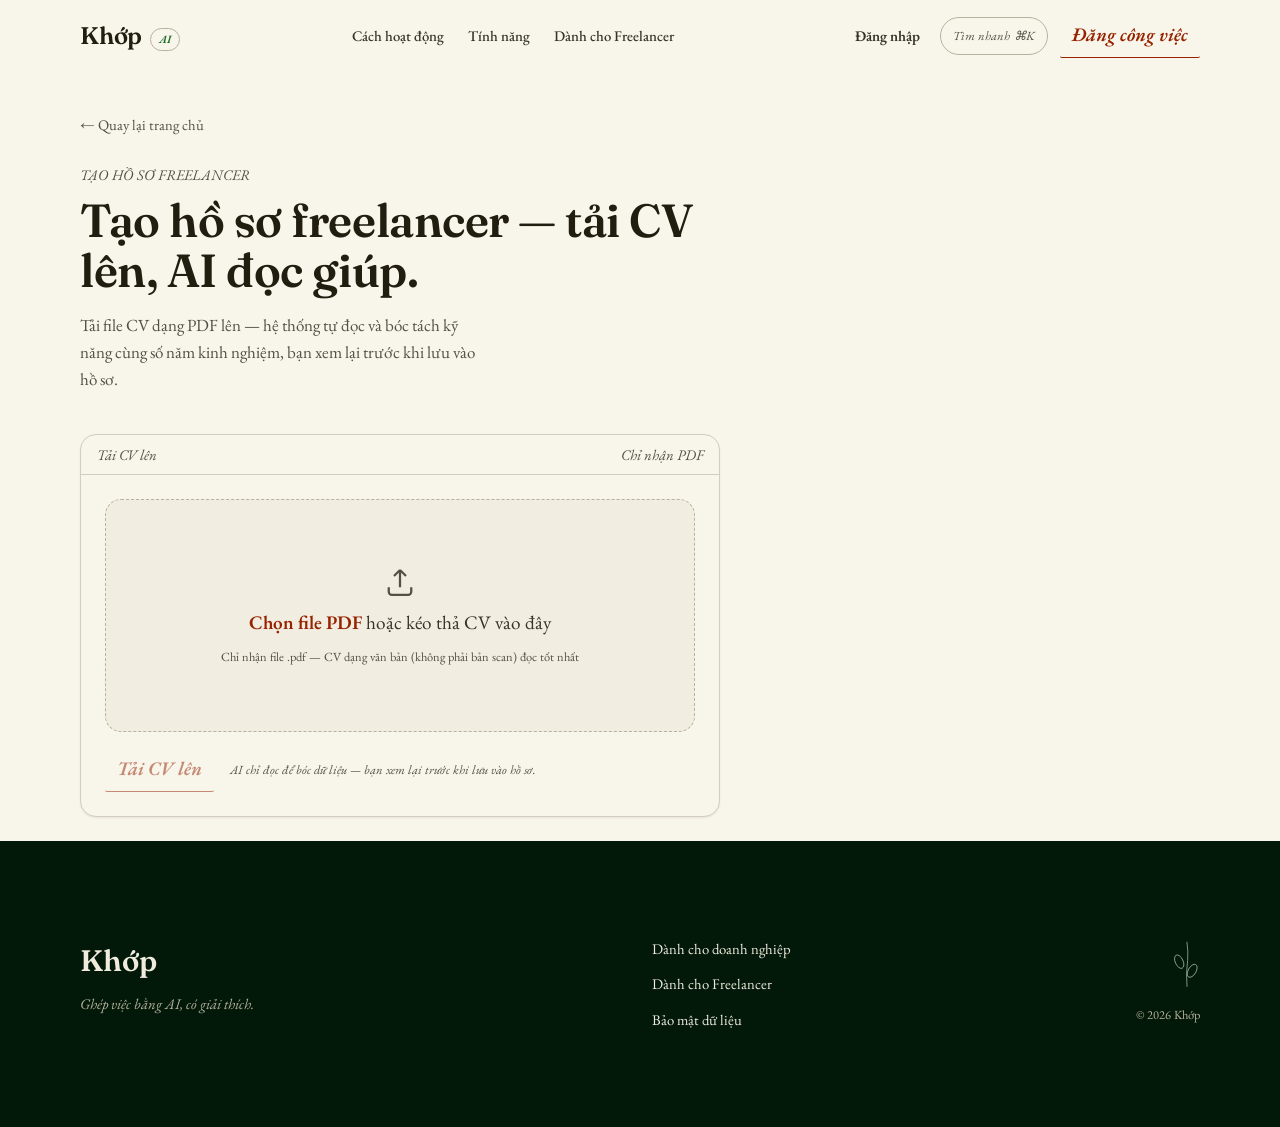
<file: tao-ho-so.html>
<!doctype html>
<!-- Hallmark · additional page, same design system as index.html (Garden theme, Workbench macrostructure)
   · genre: editorial · theme: Garden · nav: N1b shape (cross-page hrefs) · footer: Ft1 shape (dark botanical band)
   · new components: upload dropzone + file chip (minimal, token-only), reused .panel/.notice-panel/.jobform/.tag-row/.source-badge
   · pre-emit critique: P5 H4 E5 S4 R5 V4 -->
<html lang="vi">
<head>
<meta charset="UTF-8" />
<meta name="viewport" content="width=device-width, initial-scale=1, viewport-fit=cover" />
<title>Tạo hồ sơ freelancer — Khớp</title>
<meta name="description" content="Tải CV dạng PDF lên — AI của Khớp tự đọc và bóc tách kỹ năng cùng số năm kinh nghiệm để tạo hồ sơ freelancer." />
<link rel="preconnect" href="https://fonts.googleapis.com" />
<link rel="preconnect" href="https://fonts.gstatic.com" crossorigin />
<link href="https://fonts.googleapis.com/css2?family=Fraunces:opsz,wght@9..144,500;9..144,600;9..144,700&family=EB+Garamond:ital,wght@0,400;0,500;0,600;1,400;1,500;1,600&display=swap" rel="stylesheet" />
<link rel="stylesheet" href="tokens.css" />
<link rel="stylesheet" href="styles.css" />
</head>
<body>

<a class="skip-link" href="#main">Bỏ qua đến nội dung chính</a>

<header class="nav" id="nav">
  <div class="nav__inner">
    <a class="nav__brand" href="index.html">Khớp <span class="chip">AI</span></a>

    <nav class="nav__center" aria-label="Điều hướng chính">
      <a class="nav__link" href="index.html#how">Cách hoạt động</a>
      <a class="nav__link" href="index.html#features">Tính năng</a>
      <a class="nav__link" href="index.html#freelancer">Dành cho Freelancer</a>
    </nav>

    <div class="nav__right">
      <a class="nav__signin" href="#">Đăng nhập</a>
      <button class="cmdk-trigger" id="cmdkTrigger" aria-haspopup="dialog" aria-controls="cmdk">
        <span>Tìm nhanh</span><kbd>⌘K</kbd>
      </button>
      <a class="btn btn--primary" href="dang-job.html">Đăng công việc</a>
      <button class="nav__burger" id="burgerBtn" aria-expanded="false" aria-controls="mobilePanel" aria-label="Mở menu">
        <svg viewBox="0 0 24 24" fill="none" stroke="currentColor" stroke-width="2" aria-hidden="true"><path d="M3 6h18M3 12h18M3 18h18"/></svg>
      </button>
    </div>
  </div>

  <div class="nav__mobile-panel" id="mobilePanel">
    <a href="index.html#how">Cách hoạt động</a>
    <a href="index.html#features">Tính năng</a>
    <a href="index.html#freelancer">Dành cho Freelancer</a>
    <a href="#">Đăng nhập</a>
    <a class="btn btn--primary" href="dang-job.html">Đăng công việc</a>
  </div>
</header>

<dialog class="cmdk" id="cmdk" aria-label="Tìm nhanh">
  <div class="cmdk__input-row">
    <svg viewBox="0 0 24 24" fill="none" stroke="currentColor" stroke-width="2" aria-hidden="true"><circle cx="11" cy="11" r="7"/><path d="m21 21-4.3-4.3"/></svg>
    <input class="cmdk__input" id="cmdkInput" type="text" placeholder="Đi tới phần, hoặc thực hiện một hành động…" autocomplete="off" />
  </div>
  <ul class="cmdk__list" id="cmdkList" role="listbox"></ul>
</dialog>

<main id="main">

  <!-- ===================== Intro + upload ===================== -->
  <section class="container page-head" id="upload">
    <a class="link-back" href="index.html">← Quay lại trang chủ</a>

    <span class="mono-tag">TẠO HỒ SƠ FREELANCER</span>
    <h1>Tạo hồ sơ freelancer — tải CV lên, AI đọc giúp.</h1>
    <p>Tải file CV dạng PDF lên — hệ thống tự đọc và bóc tách kỹ năng cùng số năm kinh nghiệm, bạn xem lại trước khi lưu vào hồ sơ.</p>

    <div class="panel upload-panel" id="uploadPanel">
      <div class="panel__frame"><span>Tải CV lên</span><span>Chỉ nhận PDF</span></div>
      <div class="panel__body">

        <label class="dropzone" id="dropzone" for="cvFileInput">
          <svg class="dropzone__icon" width="36" height="36" viewBox="0 0 24 24" fill="none" stroke="currentColor" stroke-width="1.5" aria-hidden="true">
            <path d="M12 15.5V4M12 4l-4 4M12 4l4 4" />
            <path d="M4.5 15.5v3a2 2 0 0 0 2 2h11a2 2 0 0 0 2-2v-3" />
          </svg>
          <span class="dropzone__text"><strong>Chọn file PDF</strong> hoặc kéo thả CV vào đây</span>
          <span class="dropzone__hint" id="dropzoneHint">Chỉ nhận file .pdf — CV dạng văn bản (không phải bản scan) đọc tốt nhất</span>
          <input class="dropzone__input" type="file" id="cvFileInput" accept=".pdf,application/pdf" aria-describedby="dropzoneHint" />
        </label>

        <div class="file-chip" id="fileChip" hidden>
          <span class="file-chip__name" id="fileChipName"></span>
          <span class="file-chip__size" id="fileChipSize"></span>
          <button type="button" class="file-chip__clear" id="fileChipClear">Chọn file khác</button>
        </div>

        <div class="job-form__actions">
          <button class="btn btn--primary" id="uploadBtn" type="button" disabled>Tải CV lên</button>
          <span class="job-form__hint" id="uploadHintText">AI chỉ đọc để bóc dữ liệu — bạn xem lại trước khi lưu vào hồ sơ.</span>
          <span class="upload-status" id="uploadStatus" role="status" aria-live="polite" hidden>
            <span class="upload-status__dot" aria-hidden="true"></span>Đang đọc CV…
          </span>
        </div>
      </div>
    </div>

    <div class="panel notice-panel" id="apiErrorBanner" hidden>
      <div class="panel__frame"><span>Kết nối server</span><span>Lỗi</span></div>
      <div class="panel__body">
        <p>Không kết nối được server. Hãy chắc chắn backend đang chạy ở <code>http://127.0.0.1:8000</code> rồi thử lại.</p>
      </div>
    </div>
  </section>

  <!-- ===================== Parse result ===================== -->
  <section class="container" id="parse-result">

    <!-- status: ok -->
    <div class="panel result-panel" id="resultOk" hidden>
      <div class="panel__frame">
        <span>Kỹ năng đã bóc từ CV</span>
        <span class="source-badge" id="sourceBadge"></span>
      </div>
      <div class="panel__body jobform">
        <div class="jobform__field">
          <span class="k">Kỹ năng</span>
          <div class="tag-row" id="resultSkills"></div>
        </div>
        <div class="jobform__field"><span class="k">Số năm kinh nghiệm</span><span class="v exp-badge" id="resultExperience">—</span></div>
      </div>
    </div>

    <!-- status: needs_ai -->
    <div class="panel notice-panel" id="resultNeedsAi" hidden>
      <div class="panel__frame">
        <span>Đã đọc được CV</span>
        <span class="source-badge" id="sourceBadgeAi"></span>
      </div>
      <div class="panel__body">
        <div class="notice-heading"><span class="mark mark--warn">△</span><strong>Đã đọc được CV nhưng chưa nhận ra kỹ năng cụ thể</strong></div>
        <p class="notice-reason">Bạn có thể bổ sung kỹ năng thủ công ở bước tiếp theo khi hoàn thiện hồ sơ.</p>
      </div>
    </div>

    <!-- status: needs_more_info -->
    <div class="panel notice-panel" id="resultNeedsMoreInfo" hidden>
      <div class="panel__frame"><span>Chưa đọc được nội dung</span><span>Cần bổ sung</span></div>
      <div class="panel__body">
        <div class="notice-heading"><span class="mark mark--warn">△</span><strong>CV có thể là bản scan</strong></div>
        <p class="notice-reason">Hệ thống chưa đọc được chữ. Vui lòng tải lên PDF dạng văn bản.</p>
        <p class="notice-reason" id="needsMoreInfoDetail"></p>
      </div>
    </div>

    <!-- status: error -->
    <div class="panel notice-panel" id="resultError" hidden>
      <div class="panel__frame"><span>Không xử lý được file</span><span>Lỗi</span></div>
      <div class="panel__body">
        <div class="notice-heading"><span class="mark mark--error">✕</span><strong>Có lỗi khi đọc CV</strong></div>
        <p class="notice-reason" id="errorReason"></p>
      </div>
    </div>

  </section>

</main>

<footer class="foot-band">
  <div class="container">
    <div class="foot-mast">
      <div class="foot-mast__brand">
        <span class="wordmark">Khớp</span>
        <span class="tagline">Ghép việc bằng AI, có giải thích.</span>
      </div>

      <nav class="foot-mast__links" aria-label="Liên kết footer">
        <a href="dang-job.html">Dành cho doanh nghiệp</a>
        <a href="tao-ho-so.html">Dành cho Freelancer</a>
        <a href="#">Bảo mật dữ liệu</a>
      </nav>

      <div class="foot-mast__meta">
        <svg class="foot-mast__sprig" viewBox="0 0 40 80" aria-hidden="true">
          <path class="foot-mast__stem" d="M 20 76 Q 18 56 21 36 Q 22 22 20 8" />
          <g transform="translate(8 38) rotate(-25)"><ellipse class="foot-mast__leaf" cx="0" cy="0" rx="6" ry="11" /></g>
          <g transform="translate(28 52) rotate(30)"><ellipse class="foot-mast__leaf" cx="0" cy="0" rx="6" ry="11" /></g>
        </svg>
        <span class="copyright">© 2026 Khớp</span>
      </div>
    </div>
  </div>
</footer>

<script>
(function () {
  "use strict";

  var reduced = window.matchMedia("(prefers-reduced-motion: reduce)").matches;

  /* Sticky nav frost-on-scroll */
  var nav = document.getElementById("nav");
  var onScroll = function () {
    nav.classList.toggle("is-scrolled", window.scrollY > 8);
  };
  document.addEventListener("scroll", onScroll, { passive: true });
  onScroll();

  /* Mobile nav disclosure */
  var burger = document.getElementById("burgerBtn");
  var panel = document.getElementById("mobilePanel");
  burger.addEventListener("click", function () {
    var open = panel.getAttribute("data-open") === "true";
    panel.setAttribute("data-open", String(!open));
    burger.setAttribute("aria-expanded", String(!open));
  });

  /* Command palette */
  var cmdk = document.getElementById("cmdk");
  var cmdkTrigger = document.getElementById("cmdkTrigger");
  var cmdkInput = document.getElementById("cmdkInput");
  var cmdkList = document.getElementById("cmdkList");

  var commands = [
    { label: "Tải CV lên", hint: "Phần", href: "#upload" },
    { label: "Kết quả phân tích", hint: "Phần", href: "#parse-result" },
    { label: "Trang chủ", hint: "Điều hướng", href: "index.html" },
    { label: "Đăng công việc", hint: "Điều hướng", href: "dang-job.html" },
    { label: "Cách hoạt động", hint: "Điều hướng", href: "index.html#how" }
  ];

  var activeIndex = 0;

  function renderList(filter) {
    var q = (filter || "").trim().toLowerCase();
    var matches = commands.filter(function (c) { return c.label.toLowerCase().indexOf(q) !== -1; });
    cmdkList.innerHTML = "";
    if (matches.length === 0) {
      cmdkList.innerHTML = '<li class="cmdk__empty">Không tìm thấy mục nào.</li>';
      return;
    }
    activeIndex = 0;
    matches.forEach(function (c, i) {
      var li = document.createElement("li");
      li.setAttribute("role", "option");
      var btn = document.createElement("button");
      btn.type = "button";
      btn.className = "cmdk__item";
      btn.setAttribute("data-active", i === 0 ? "true" : "false");
      btn.innerHTML = "<span>" + c.label + "</span><span class=\"mono-tag\">" + c.hint + "</span>";
      btn.addEventListener("click", function () { go(c.href); });
      li.appendChild(btn);
      cmdkList.appendChild(li);
    });
  }

  function go(href) {
    cmdk.close();
    if (href.charAt(0) === "#") {
      var el = document.querySelector(href);
      if (el) el.scrollIntoView({ behavior: reduced ? "auto" : "smooth", block: "start" });
    } else {
      window.location.href = href;
    }
  }

  function openCmdk() {
    renderList("");
    cmdk.showModal();
    cmdkInput.value = "";
    cmdkInput.focus();
  }

  cmdkTrigger.addEventListener("click", openCmdk);
  document.addEventListener("keydown", function (e) {
    if ((e.metaKey || e.ctrlKey) && e.key.toLowerCase() === "k") {
      e.preventDefault();
      if (cmdk.open) { cmdk.close(); } else { openCmdk(); }
    }
  });
  cmdk.addEventListener("click", function (e) {
    if (e.target === cmdk) cmdk.close();
  });
  cmdkInput.addEventListener("input", function () { renderList(cmdkInput.value); });
  cmdkInput.addEventListener("keydown", function (e) {
    var items = cmdkList.querySelectorAll(".cmdk__item");
    if (items.length === 0) return;
    if (e.key === "ArrowDown" || e.key === "ArrowUp") {
      e.preventDefault();
      items[activeIndex].setAttribute("data-active", "false");
      activeIndex = e.key === "ArrowDown"
        ? (activeIndex + 1) % items.length
        : (activeIndex - 1 + items.length) % items.length;
      items[activeIndex].setAttribute("data-active", "true");
      items[activeIndex].scrollIntoView({ block: "nearest" });
    } else if (e.key === "Enter") {
      e.preventDefault();
      items[activeIndex].click();
    }
  });

  /* ===================== Tải CV lên — POST /api/parse-resume ===================== */

  var API_BASE = "http://127.0.0.1:8000";

  var dropzone = document.getElementById("dropzone");
  var fileInput = document.getElementById("cvFileInput");
  var fileChip = document.getElementById("fileChip");
  var fileChipName = document.getElementById("fileChipName");
  var fileChipSize = document.getElementById("fileChipSize");
  var fileChipClear = document.getElementById("fileChipClear");

  var uploadBtn = document.getElementById("uploadBtn");
  var uploadStatus = document.getElementById("uploadStatus");
  var uploadHintText = document.getElementById("uploadHintText");
  var errorBanner = document.getElementById("apiErrorBanner");

  var resultOk = document.getElementById("resultOk");
  var resultNeedsAi = document.getElementById("resultNeedsAi");
  var resultNeedsMoreInfo = document.getElementById("resultNeedsMoreInfo");
  var resultError = document.getElementById("resultError");

  var SOURCE_LABELS = {
    tier1_algorithm: "Xử lý bằng thuật toán (không dùng AI)",
    pdf_reader: "Đọc trực tiếp từ file PDF"
  };

  var selectedFile = null;

  function formatSize(bytes) {
    if (bytes < 1024) return bytes + " B";
    if (bytes < 1024 * 1024) return Math.round(bytes / 1024) + " KB";
    return (bytes / (1024 * 1024)).toFixed(1) + " MB";
  }

  function resetResultPanels() {
    resultOk.hidden = true;
    resultNeedsAi.hidden = true;
    resultNeedsMoreInfo.hidden = true;
    resultError.hidden = true;
    errorBanner.hidden = true;
  }

  function showError(reason) {
    resetResultPanels();
    document.getElementById("errorReason").textContent = reason || "Không đọc được file. Vui lòng thử lại.";
    resultError.hidden = false;
  }

  function setSelectedFile(file) {
    if (!file) return;
    if (!/\.pdf$/i.test(file.name)) {
      selectedFile = null;
      fileChip.hidden = true;
      uploadBtn.disabled = true;
      showError("Chỉ nhận file PDF.");
      return;
    }
    selectedFile = file;
    fileChipName.textContent = file.name;
    fileChipSize.textContent = formatSize(file.size);
    fileChip.hidden = false;
    uploadBtn.disabled = false;
    resetResultPanels();
  }

  fileInput.addEventListener("change", function () {
    setSelectedFile(fileInput.files && fileInput.files[0]);
  });

  ["dragover", "dragenter"].forEach(function (evt) {
    dropzone.addEventListener(evt, function (e) {
      e.preventDefault();
      dropzone.classList.add("is-dragover");
    });
  });
  ["dragleave", "dragend"].forEach(function (evt) {
    dropzone.addEventListener(evt, function () {
      dropzone.classList.remove("is-dragover");
    });
  });
  dropzone.addEventListener("drop", function (e) {
    e.preventDefault();
    dropzone.classList.remove("is-dragover");
    var file = e.dataTransfer && e.dataTransfer.files && e.dataTransfer.files[0];
    if (file) setSelectedFile(file);
  });

  fileChipClear.addEventListener("click", function () {
    selectedFile = null;
    fileInput.value = "";
    fileChip.hidden = true;
    uploadBtn.disabled = true;
    resetResultPanels();
  });

  function setLoading(isLoading) {
    uploadBtn.disabled = isLoading || !selectedFile;
    uploadStatus.hidden = !isLoading;
    uploadHintText.hidden = isLoading;
  }

  function renderOk(data) {
    var e = data.extracted || {};
    document.getElementById("sourceBadge").textContent = SOURCE_LABELS[data.source] || data.source || "";

    var skillsWrap = document.getElementById("resultSkills");
    skillsWrap.innerHTML = "";
    (e.skills || []).forEach(function (skill) {
      var span = document.createElement("span");
      span.className = "tag";
      span.textContent = skill;
      skillsWrap.appendChild(span);
    });

    document.getElementById("resultExperience").textContent =
      e.experience_years != null ? e.experience_years + " năm" : "Chưa xác định";

    resultOk.hidden = false;
  }

  function renderNeedsAi(data) {
    document.getElementById("sourceBadgeAi").textContent = SOURCE_LABELS[data.source] || data.source || "";
    resultNeedsAi.hidden = false;
  }

  function renderNeedsMoreInfo(data) {
    document.getElementById("needsMoreInfoDetail").textContent = data.reason || "";
    resultNeedsMoreInfo.hidden = false;
  }

  uploadBtn.addEventListener("click", function () {
    if (!selectedFile) return;

    resetResultPanels();
    setLoading(true);

    var formData = new FormData();
    formData.append("file", selectedFile);

    fetch(API_BASE + "/api/parse-resume", { method: "POST", body: formData })
      .then(function (r) {
        if (!r.ok) throw new Error("parse-resume");
        return r.json();
      })
      .then(function (data) {
        if (data.status === "ok") {
          renderOk(data);
        } else if (data.status === "needs_ai") {
          renderNeedsAi(data);
        } else if (data.status === "needs_more_info") {
          renderNeedsMoreInfo(data);
        } else if (data.status === "error") {
          showError(data.reason);
        } else {
          showError("Không nhận diện được phản hồi từ hệ thống.");
        }
      })
      .catch(function () {
        resetResultPanels();
        errorBanner.hidden = false;
      })
      .finally(function () {
        setLoading(false);
      });
  });
})();
</script>

</body>
</html>
</file>
<file: tokens.css>
/* Hallmark tokens · theme: Garden · genre: editorial
 * paper-band: warm-light · display-style: serif-editorial · accent-hue: leaf-green (145)
 */

:root {
  /* — Color: paper / ink — */
  --color-paper:      oklch(97%   0.014 92);
  --color-paper-2:    oklch(94.5% 0.017 90);
  --color-paper-3:    oklch(91.5% 0.019 88);
  --color-rule:       oklch(85%   0.020 90);
  --color-rule-2:     oklch(76%   0.026 90);
  --color-ink:        oklch(23%   0.025 95);
  --color-ink-2:      oklch(32%   0.022 92);
  --color-neutral:    oklch(50%   0.020 92);
  --color-muted:      oklch(43%   0.020 90);

  /* — Color: deep botanical surface (the one dark band) — */
  --color-graphite:   oklch(19%   0.045 152);
  --color-graphite-2: oklch(24%   0.050 152);
  --color-graphite-rule: oklch(34% 0.055 152);
  --color-on-graphite: oklch(94%  0.020 95);
  --color-on-graphite-muted: oklch(76% 0.030 100);

  /* — Color: accent (leaf green) — */
  --color-accent:      oklch(46% 0.13 145);
  --color-accent-ink:  oklch(98% 0.012 100);
  --color-accent-soft: oklch(90% 0.05 140);
  --color-focus:       oklch(46% 0.13 145);
  --color-warn:        oklch(55% 0.12 75);
  --color-warn-soft:   oklch(90% 0.04 80);
  --color-error:       oklch(52% 0.16 30);
  --color-error-soft:  oklch(90% 0.04 30);
  --color-accent-hover: oklch(38% 0.13 145);
  --color-backdrop:    oklch(19% 0.045 152 / 0.5);

  /* — Color: secondary warm accent (terracotta) — match-result numbers + primary CTA only — */
  --color-accent-2:      oklch(44% 0.16 40);
  --color-accent-2-hover: oklch(35% 0.16 40);
  --color-accent-2-soft:  oklch(78% 0.12 42);

  /* — Fonts — */
  --font-display: "Fraunces", ui-serif, Georgia, serif;
  --font-body:    "EB Garamond", ui-serif, Georgia, serif;
  --font-mono:    "JetBrains Mono", ui-monospace, monospace; /* defined for completeness; Garden's voice does not use it */

  /* — Type scale (1.25 major third, bumped a touch for Garamond's small x-height) — */
  --text-xs:   0.78rem;
  --text-sm:   0.92rem;
  --text-base: 1.0625rem;
  --text-md:   1.2rem;
  --text-lg:   1.5rem;
  --text-xl:   1.85rem;
  --text-2xl:  2.3rem;
  --text-3xl:  2.9rem;
  --text-4xl:  3.6rem;
  --text-display:   clamp(2.75rem, 4.4vw + 1rem, 5.25rem);
  --text-display-s: clamp(2.1rem, 3vw + 1rem, 3.4rem);

  /* — Spacing (4pt scale) — */
  --space-3xs: 0.125rem;
  --space-2xs: 0.25rem;
  --space-xs:  0.5rem;
  --space-sm:  0.75rem;
  --space-md:  1rem;
  --space-lg:  1.5rem;
  --space-xl:  2.5rem;
  --space-2xl: 4rem;
  --space-3xl: 6rem;
  --space-4xl: 9rem;

  /* — Layout — */
  --page-max:    76rem;
  --page-gutter: clamp(1.25rem, 4vw, 3rem);
  --measure:     65ch;

  /* — Radii (Garden: soft, hand-set — never a sharp ruler edge) — */
  --radius-sm: 10px;
  --radius-md: 16px;
  --radius-lg: 22px;

  /* — Shadows — */
  --shadow-whisper: 0 1px 2px oklch(23% 0.03 95 / 0.08);
  --shadow-lift:    0 10px 28px -16px oklch(23% 0.03 95 / 0.24);

  /* — Motion (Garden: calm, 1.2x the base durations) — */
  --ease-out:    cubic-bezier(0.16, 1, 0.3, 1);
  --ease-in:     cubic-bezier(0.7, 0, 0.84, 0);
  --ease-in-out: cubic-bezier(0.65, 0, 0.35, 1);
  --dur-micro: 140ms;
  --dur-short: 260ms;
  --dur-long:  500ms;

  /* — Z-index scale — */
  --z-base:     1;
  --z-raised:   10;
  --z-dropdown: 100;
  --z-sticky:   200;
  --z-modal:    400;
  --z-toast:    500;
  --z-tooltip:  600;
}
</file>
<file: styles.css>
/* Hallmark · genre: editorial · macrostructure: Workbench · theme: Garden
 * enrichment: Tier A CSS-built UI panels (match-analysis card, step tour, methodology band)
 * nav: N1b shape retained, Garden voice · footer: Ft1 shape retained, Garden voice
 * pre-emit critique: P5 H4 E5 S4 R5 V4
 * note: reskin of the Cobalt/Workbench build — content, DOM, macrostructure, and nav/footer
 * composition intentionally unchanged at the user's request; only palette, type, radii,
 * button voice, and motion character shifted to Garden.
 */

/* tokens.css is linked separately in <head>, before this file */

/* ===================== Reset & base ===================== */

*, *::before, *::after { box-sizing: border-box; }
html, body { overflow-x: clip; }

html {
  font-size: 100%;
  scroll-behavior: smooth;
}
@media (prefers-reduced-motion: reduce) {
  html { scroll-behavior: auto; }
}

body {
  margin: 0;
  background: var(--color-paper);
  color: var(--color-ink-2);
  font-family: var(--font-body);
  font-weight: 400;
  font-size: var(--text-base);
  line-height: 1.6;
  -webkit-font-smoothing: antialiased;
}

img, svg { display: block; max-width: 100%; }

h1, h2, h3, h4 {
  font-family: var(--font-display);
  color: var(--color-ink);
  line-height: 1.08;
  letter-spacing: -0.01em;
  margin: 0;
  font-weight: 600;
  overflow-wrap: anywhere;
  min-width: 0;
}

p { margin: 0; max-width: var(--measure); }

a { color: inherit; text-decoration: none; }

button { font: inherit; color: inherit; background: none; border: 0; cursor: pointer; }

ul { list-style: none; margin: 0; padding: 0; }

:focus { outline: none; }
:focus-visible {
  outline: 2px solid var(--color-focus);
  outline-offset: 3px;
  border-radius: inherit;
}

.container {
  max-width: var(--page-max);
  margin-inline: auto;
  padding-inline: var(--page-gutter);
}

.skip-link {
  position: absolute;
  top: -100%;
  left: var(--space-md);
  z-index: var(--z-toast);
  background: var(--color-ink);
  color: var(--color-paper);
  padding: var(--space-sm) var(--space-md);
  border-radius: var(--radius-sm);
  font-size: var(--text-sm);
  font-weight: 600;
  transition: top var(--dur-short) var(--ease-out);
}
.skip-link:focus-visible {
  top: var(--space-md);
}

/* Garden's small-label voice: italic serif annotation, not machine-mono uppercase */
.mono-tag {
  font-family: var(--font-body);
  font-style: italic;
  font-size: var(--text-sm);
  letter-spacing: 0.01em;
  color: var(--color-muted);
}

.section {
  padding-block: var(--space-xl);
}
.section__head {
  display: grid;
  gap: var(--space-sm);
  max-width: 40rem;
  margin-bottom: var(--space-lg);
}
.section__head p { color: var(--color-muted); }

/* Balance the header row: heading + its lede sit side by side on wide
   viewports instead of stacking in a narrow left column with dead space
   to the right. Only applies where a lede paragraph exists (FAQ has none). */
@media (min-width: 60rem) {
  .section__head:has(> p) {
    max-width: none;
    grid-template-columns: auto 1fr;
    align-items: end;
    gap: var(--space-2xl);
  }
  .section__head:has(> p) p { max-width: 40ch; }
}

/* Garden button voice: unstyled-link register — weight and an accent underline
   carry hierarchy, not a filled block. Italic marks the primary action. */
.btn {
  display: inline-flex;
  align-items: center;
  gap: var(--space-xs);
  height: 44px;
  padding-inline: var(--space-sm);
  border-radius: 2px;
  font-family: var(--font-body);
  font-size: var(--text-md);
  white-space: nowrap;
  border-bottom: 1.5px solid transparent;
  transition: color var(--dur-short) var(--ease-out),
              border-color var(--dur-short) var(--ease-out),
              transform 100ms var(--ease-out);
}
.btn--primary {
  color: var(--color-accent-2);
  font-style: italic;
  font-weight: 600;
  border-bottom-color: var(--color-accent-2);
}
.btn--primary:hover { color: var(--color-accent-2-hover); border-bottom-color: var(--color-accent-2-hover); }
.btn--primary:active { transform: translateY(1px); }
.btn--primary:disabled { opacity: 0.5; cursor: not-allowed; }

.btn--outline {
  color: var(--color-ink-2);
  font-weight: 500;
  border-bottom-color: var(--color-rule-2);
}
.btn--outline:hover { color: var(--color-ink); border-bottom-color: var(--color-ink-2); }
.btn--outline:active { transform: translateY(1px); }

.link-arrow {
  display: inline-flex;
  align-items: center;
  gap: var(--space-2xs);
  font-weight: 500;
  font-size: var(--text-sm);
  color: var(--color-ink);
  white-space: nowrap;
  padding-block: var(--space-2xs);
}
.link-arrow::after { content: "→"; transition: transform var(--dur-short) var(--ease-out); }
.link-arrow:hover { color: var(--color-accent); }
.link-arrow:hover::after { transform: translateX(3px); }

/* ===================== Reveal ===================== */
/* Garden ships without a section fade-up choreography — the page is a calm,
   already-there object, not a sequence of arrivals. Functional micro-motion
   (buttons, bars, accordion, dialog) stays; the scroll-reveal is neutralised. */

.reveal {
  opacity: 1;
  transform: none;
}

@media (prefers-reduced-motion: reduce) {
  *, *::before, *::after {
    animation-duration: 150ms !important;
    animation-iteration-count: 1 !important;
    transition-duration: 150ms !important;
  }
}

/* ===================== Nav (N1b shape, Garden voice) ===================== */

.nav {
  position: sticky;
  top: 0;
  z-index: var(--z-sticky);
  background: transparent;
  border-bottom: 1px solid transparent;
  transition: background-color var(--dur-short) var(--ease-out),
              border-color var(--dur-short) var(--ease-out);
}
.nav.is-scrolled {
  background: color-mix(in oklch, var(--color-paper) 90%, transparent);
  backdrop-filter: blur(10px) saturate(120%);
  border-bottom-color: var(--color-rule);
}
.nav__inner {
  max-width: var(--page-max);
  margin-inline: auto;
  padding-inline: var(--page-gutter);
  height: 72px;
  display: grid;
  grid-template-columns: auto 1fr auto;
  align-items: center;
  gap: var(--space-md);
}
.nav__brand {
  justify-self: start;
  display: inline-flex;
  align-items: baseline;
  gap: var(--space-xs);
  font-family: var(--font-display);
  font-weight: 600;
  font-size: var(--text-lg);
  letter-spacing: -0.01em;
  color: var(--color-ink);
}
.nav__brand .chip {
  font-family: var(--font-body);
  font-style: italic;
  font-size: 0.7rem;
  border: 1px solid var(--color-rule-2);
  border-radius: 999px;
  padding: 0.1rem 0.5rem;
  color: var(--color-accent);
  transform: translateY(-1px);
}
.nav__center {
  justify-self: center;
  display: flex;
  gap: var(--space-lg);
}
.nav__link {
  font-size: var(--text-sm);
  font-weight: 500;
  color: var(--color-ink-2);
  white-space: nowrap;
  padding-block: var(--space-2xs);
  border-bottom: 1px solid transparent;
  transition: color var(--dur-short) var(--ease-out), border-color var(--dur-short) var(--ease-out);
}
.nav__link:hover { color: var(--color-ink); border-color: var(--color-accent); }

.nav__right {
  justify-self: end;
  display: flex;
  align-items: center;
  gap: var(--space-sm);
}
.nav__signin {
  font-size: var(--text-sm);
  font-weight: 600;
  white-space: nowrap;
  color: var(--color-ink-2);
  padding-inline: var(--space-xs);
}
.nav__signin:hover { color: var(--color-ink); }

.cmdk-trigger {
  display: inline-flex;
  align-items: center;
  gap: var(--space-2xs);
  height: 38px;
  padding-inline: var(--space-sm);
  border: 1px solid var(--color-rule-2);
  border-radius: 999px;
  font-family: var(--font-body);
  font-style: italic;
  font-size: var(--text-xs);
  color: var(--color-muted);
  transition: border-color var(--dur-short) var(--ease-out), color var(--dur-short) var(--ease-out);
}
.cmdk-trigger:hover { border-color: var(--color-accent); color: var(--color-ink); }
.cmdk-trigger kbd {
  font-family: var(--font-body);
  font-style: normal;
  font: inherit;
}

.nav__burger {
  display: none;
  width: 40px;
  height: 40px;
  border: 1px solid var(--color-rule-2);
  border-radius: var(--radius-sm);
  align-items: center;
  justify-content: center;
}
.nav__burger svg { width: 18px; height: 18px; }

.nav__mobile-panel {
  display: none;
  flex-direction: column;
  gap: var(--space-xs);
  padding: var(--space-md) var(--page-gutter) var(--space-lg);
  background: var(--color-paper);
  border-bottom: 1px solid var(--color-rule);
}
.nav__mobile-panel[data-open="true"] { display: flex; }
.nav__mobile-panel a {
  padding-block: var(--space-sm);
  font-size: var(--text-md);
  font-weight: 500;
  border-bottom: 1px solid var(--color-rule);
}
.nav__mobile-panel .btn { margin-top: var(--space-sm); justify-content: center; }

@media (max-width: 56.24rem) {
  .nav__center, .nav__signin, .cmdk-trigger { display: none; }
  .nav__burger { display: inline-flex; }
}

/* ===================== Command palette (native dialog) ===================== */

dialog.cmdk {
  position: fixed;
  inset: 0;
  margin: auto;
  top: 14vh;
  width: min(34rem, 92vw);
  height: fit-content;
  max-height: min(70vh, 32rem);
  padding: 0;
  border: 1px solid var(--color-rule-2);
  border-radius: var(--radius-md);
  box-shadow: var(--shadow-lift);
  background: var(--color-paper);
  color: var(--color-ink-2);
}
dialog.cmdk::backdrop {
  background: var(--color-backdrop);
}
.cmdk__input-row {
  display: flex;
  align-items: center;
  gap: var(--space-sm);
  padding: var(--space-md);
  border-bottom: 1px solid var(--color-rule);
}
.cmdk__input-row svg { width: 16px; height: 16px; color: var(--color-muted); flex-shrink: 0; }
.cmdk__input {
  flex: 1;
  border: 0;
  background: transparent;
  font-family: var(--font-body);
  font-size: var(--text-md);
  color: var(--color-ink);
}
.cmdk__list {
  max-height: 22rem;
  overflow-y: auto;
  padding: var(--space-xs);
}
.cmdk__item {
  display: flex;
  align-items: center;
  justify-content: space-between;
  width: 100%;
  text-align: left;
  padding: var(--space-sm) var(--space-md);
  border-radius: var(--radius-sm);
  font-size: var(--text-sm);
}
.cmdk__item[data-active="true"] { background: var(--color-paper-2); }
.cmdk__item:focus-visible { outline: 2px solid var(--color-focus); outline-offset: -2px; }
.cmdk__item .mono-tag { font-size: 0.7rem; }
.cmdk__empty { padding: var(--space-lg); text-align: center; color: var(--color-muted); font-size: var(--text-sm); }

/* ===================== Hero ===================== */

.hero {
  padding-block: var(--space-xl);
}
.hero__inner {
  display: grid;
  grid-template-columns: 1fr;
  gap: var(--space-2xl);
  align-items: center;
}
.hero__eyebrow {
  font-family: var(--font-body);
  font-style: italic;
  font-size: var(--text-sm);
  letter-spacing: 0.01em;
  color: var(--color-accent);
  display: inline-flex;
  align-items: center;
  gap: var(--space-xs);
  margin-bottom: var(--space-md);
}
.hero__eyebrow::before {
  content: "";
  width: 6px; height: 6px;
  border-radius: 50%;
  background: var(--color-accent);
}
.hero__title {
  font-size: var(--text-display);
  max-width: 16ch;
}
.hero__lede {
  margin-top: var(--space-lg);
  font-size: var(--text-md);
  color: var(--color-muted);
  max-width: 46ch;
}
.hero__cta {
  margin-top: var(--space-xl);
  display: flex;
  flex-wrap: wrap;
  align-items: center;
  gap: var(--space-lg);
}

/* ===================== Match card (the botanical dark card) ===================== */

.match-card {
  background: var(--color-graphite);
  border: 1px solid var(--color-graphite-rule);
  border-radius: var(--radius-md);
  box-shadow: var(--shadow-whisper);
  color: var(--color-on-graphite);
  font-family: var(--font-body);
  overflow: hidden;
}
.match-card__frame {
  display: flex;
  align-items: center;
  justify-content: space-between;
  padding: var(--space-sm) var(--space-md);
  border-bottom: 1px solid var(--color-graphite-rule);
  font-family: var(--font-body);
  font-style: italic;
  font-size: var(--text-sm);
  color: var(--color-on-graphite-muted);
}
.match-card__status {
  display: inline-flex;
  align-items: center;
  gap: var(--space-2xs);
  color: var(--color-accent-2-soft);
  font-weight: 600;
  font-style: normal;
}
.match-card__status .dot { width: 6px; height: 6px; border-radius: 50%; background: var(--color-accent-2-soft); }
.match-card__body { padding: var(--space-lg); display: grid; gap: var(--space-md); }
.match-card__meta { display: grid; gap: var(--space-3xs); font-size: var(--text-sm); }
.match-card__meta .job { color: var(--color-on-graphite); font-weight: 500; }
.match-card__meta .who { color: var(--color-on-graphite-muted); }

.match-card__score {
  display: flex;
  align-items: baseline;
  gap: var(--space-md);
  padding-block: var(--space-md);
  border-top: 1px solid var(--color-graphite-rule);
  border-bottom: 1px solid var(--color-graphite-rule);
}
.match-card__score .num {
  font-family: var(--font-display);
  font-size: clamp(3.25rem, 5vw + 1.5rem, 4.75rem);
  line-height: 1;
  font-weight: 600;
  color: var(--color-accent-2-soft);
  font-variant-numeric: tabular-nums;
}
.match-card__score .label { font-size: var(--text-sm); color: var(--color-on-graphite-muted); line-height: 1.3; }

.match-card__criteria { display: grid; gap: var(--space-sm); }
.criterion { display: grid; gap: var(--space-2xs); }
.criterion__row { display: flex; justify-content: space-between; font-size: var(--text-xs); color: var(--color-on-graphite-muted); }
.criterion__row strong { color: var(--color-on-graphite); font-weight: 500; }
.criterion__bar { height: 4px; border-radius: 2px; background: var(--color-graphite-2); overflow: hidden; }
.criterion__bar span {
  display: block; width: 100%; height: 100%; background: var(--color-accent);
  transform: scaleX(var(--fill, 0));
  transform-origin: left;
  transition: transform 1.1s var(--ease-out);
}

.match-card__caption {
  padding: var(--space-sm) var(--space-md);
  border-top: 1px solid var(--color-graphite-rule);
  font-family: var(--font-body);
  font-style: italic;
  font-size: 0.78rem;
  color: var(--color-on-graphite-muted);
}

/* ===================== How it works (Workbench tour) ===================== */

.steps { display: grid; gap: var(--space-2xl); }
.step {
  display: grid;
  grid-template-columns: 1fr;
  gap: var(--space-xl);
  align-items: center;
}
.step:nth-child(even) .step__panel { order: -1; }
.step__num { font-family: var(--font-display); font-size: var(--text-md); font-weight: 600; color: var(--color-accent); }
.step__title { font-size: var(--text-2xl); margin-top: var(--space-xs); max-width: 18ch; }
.step__copy { margin-top: var(--space-md); color: var(--color-muted); max-width: 48ch; }

.panel {
  background: var(--color-paper);
  border: 1px solid var(--color-rule);
  border-radius: var(--radius-md);
  box-shadow: var(--shadow-whisper);
  overflow: hidden;
  position: relative;
}
.panel__frame {
  display: flex;
  justify-content: space-between;
  align-items: center;
  padding: var(--space-xs) var(--space-md);
  border-bottom: 1px solid var(--color-rule);
  font-family: var(--font-body);
  font-style: italic;
  font-size: var(--text-sm);
  color: var(--color-muted);
}
.panel__body { padding: var(--space-lg); }

/* Step 1 — job post preview */
.jobform { display: grid; gap: var(--space-md); }
.jobform__field { display: grid; gap: var(--space-2xs); }
.jobform__field .k { font-size: var(--text-xs); color: var(--color-muted); font-family: var(--font-body); font-style: italic; }
.jobform__field .v { font-size: var(--text-md); color: var(--color-ink); }
.tag-row { display: flex; flex-wrap: wrap; gap: var(--space-2xs); }
.tag {
  font-size: var(--text-xs);
  padding: 0.25rem 0.7rem;
  border: 1px solid var(--color-rule-2);
  border-radius: 999px;
  color: var(--color-ink-2);
  font-family: var(--font-body);
}

/* Step 2 — ranked list */
.ranked-list { display: grid; gap: var(--space-lg); }
.ranked-row { display: grid; grid-template-columns: auto 1fr auto; align-items: center; gap: var(--space-lg); }
.avatar {
  width: 36px; height: 36px; border-radius: 50%;
  display: grid; place-items: center;
  background: var(--color-paper-3);
  font-family: var(--font-display); font-size: var(--text-sm); font-weight: 600; color: var(--color-ink);
}
.ranked-row__info { display: grid; gap: var(--space-3xs); min-width: 0; }
.ranked-row__name { font-weight: 600; color: var(--color-ink); font-size: var(--text-sm); }
.ranked-row__role { font-size: var(--text-xs); color: var(--color-muted); }
.ranked-row__score { display: grid; gap: var(--space-2xs); text-align: right; min-width: 5.5rem; }
.ranked-row__score .pct { font-family: var(--font-display); font-weight: 700; color: var(--color-accent-2); font-size: var(--text-2xl); line-height: 1; font-variant-numeric: tabular-nums; }
.ranked-row__score .bar { width: 5.5rem; height: 4px; border-radius: 2px; background: var(--color-paper-3); overflow: hidden; }
.ranked-row__score .bar span { display: block; width: 100%; height: 100%; background: var(--color-accent); transform: scaleX(var(--fill, 0)); transform-origin: left; transition: transform 1.1s var(--ease-out); }

/* Step 3 — explanation checklist */
.explain-list { display: grid; gap: var(--space-md); }
.explain-item { display: grid; grid-template-columns: auto 1fr; gap: var(--space-sm); }
.explain-item .mark { width: 20px; height: 20px; border-radius: 50%; display: grid; place-items: center; font-size: 0.7rem; flex-shrink: 0; }
.explain-item .mark--ok { background: var(--color-accent-soft); color: var(--color-accent); }
.explain-item .mark--warn { background: var(--color-warn-soft); color: var(--color-warn); }
.explain-item .t { font-size: var(--text-sm); color: var(--color-ink-2); }
.explain-item .t strong { color: var(--color-ink); }

/* ===================== Dark band (methodology — deep botanical green) ===================== */

.band-dark {
  background: var(--color-graphite);
  color: var(--color-on-graphite);
}
.band-dark .section__head p { color: var(--color-on-graphite-muted); }
.band-dark h2 { color: var(--color-on-graphite); }

.formula {
  display: grid;
  gap: var(--space-lg);
}
.weights { display: grid; gap: var(--space-lg); }
.weight-row { display: grid; gap: var(--space-2xs); }
.weight-row__head { display: flex; justify-content: space-between; font-size: var(--text-sm); }
.weight-row__head .name { color: var(--color-on-graphite); font-weight: 500; }
.weight-row__head .pct { font-family: var(--font-display); font-weight: 600; color: var(--color-accent-soft); font-variant-numeric: tabular-nums; }
.weight-row__bar { height: 6px; border-radius: 3px; background: var(--color-graphite-2); overflow: hidden; }
.weight-row__bar span { display: block; width: 100%; height: 100%; background: var(--color-accent); transform: scaleX(var(--fill, 0)); transform-origin: left; transition: transform 1.3s var(--ease-out); }

.formula__eq {
  margin-top: var(--space-lg);
  padding-top: var(--space-lg);
  border-top: 1px solid var(--color-graphite-rule);
  font-family: var(--font-body);
  font-style: italic;
  font-size: var(--text-md);
  color: var(--color-on-graphite-muted);
}
.formula__note {
  margin-top: var(--space-sm);
  font-size: var(--text-sm);
  color: var(--color-on-graphite-muted);
}

/* ===================== Features (asymmetric) ===================== */

.features-grid {
  display: grid;
  grid-template-columns: 1fr;
  gap: var(--space-lg);
}
.feature-card {
  padding: var(--space-lg);
  border: 1px solid var(--color-rule);
  border-radius: var(--radius-md);
  background: var(--color-paper);
  display: grid;
  gap: var(--space-sm);
  align-content: start;
}
.feature-card--lead {
  background: var(--color-graphite);
  color: var(--color-on-graphite);
  border-color: var(--color-graphite-rule);
}
.feature-card--lead h3 { color: var(--color-on-graphite); }
.feature-card--lead p { color: var(--color-on-graphite-muted); }
.feature-card h3 { font-size: var(--text-lg); }
.feature-card p { color: var(--color-muted); font-size: var(--text-sm); }
.feature-card__index { font-family: var(--font-display); font-size: var(--text-sm); font-weight: 600; color: var(--color-accent); }
.feature-card--lead .feature-card__index { color: var(--color-accent-soft); }

.feature-card--lead .tag-row { margin-top: var(--space-xs); }
.feature-card--lead .tag { border-color: var(--color-graphite-rule); color: var(--color-on-graphite-muted); }

/* ===================== Dual audience split ===================== */

.split { display: grid; grid-template-columns: 1fr; gap: var(--space-lg); }
.audience {
  padding: var(--space-xl);
  border: 1px solid var(--color-rule);
  border-radius: var(--radius-md);
  display: grid;
  gap: var(--space-md);
  align-content: start;
}
.audience--primary {
  background: var(--color-paper-2);
  border-color: var(--color-rule-2);
}
.audience--primary h3 { font-size: var(--text-2xl); }
.audience--primary .mono-tag { color: var(--color-accent); }
.audience h3 { font-size: var(--text-xl); }
.audience__list { display: grid; gap: var(--space-sm); }
.audience__list li { display: flex; gap: var(--space-sm); font-size: var(--text-sm); color: var(--color-ink-2); }
.audience__list li::before { content: "—"; color: var(--color-accent); flex-shrink: 0; }
.audience .btn, .audience .link-arrow { margin-top: var(--space-sm); justify-self: start; }

/* ===================== Pricing (honest, no invented tiers) ===================== */

.pricing-rows { display: grid; gap: var(--space-md); }
.pricing-row {
  display: grid;
  grid-template-columns: 1fr;
  gap: var(--space-xs);
  padding: var(--space-lg);
  border: 1px solid var(--color-rule);
  border-radius: var(--radius-md);
}
.pricing-row .who { font-family: var(--font-body); font-style: italic; font-size: var(--text-sm); color: var(--color-accent); }
.pricing-row p { color: var(--color-ink-2); font-size: var(--text-md); }
.pricing-note { margin-top: var(--space-md); font-size: var(--text-sm); color: var(--color-muted); }

/* ===================== FAQ ===================== */

.faq-layout {
  display: grid;
  grid-template-columns: 1fr;
  gap: var(--space-xl);
  align-items: start;
}
@media (min-width: 60rem) {
  .faq-layout { grid-template-columns: minmax(0, 1fr) minmax(15rem, 19rem); gap: var(--space-2xl); }
}

.faq-list { display: grid; gap: var(--space-sm); max-width: var(--measure); }
.faq-item {
  border: 1px solid var(--color-rule);
  border-radius: var(--radius-md);
  padding: var(--space-md) var(--space-lg);
}
.faq-item summary {
  cursor: pointer;
  list-style: none;
  display: flex;
  justify-content: space-between;
  align-items: center;
  gap: var(--space-md);
  font-weight: 600;
  color: var(--color-ink);
  font-size: var(--text-md);
}
.faq-item summary::-webkit-details-marker { display: none; }
.faq-item summary::after {
  content: "+";
  font-family: var(--font-display);
  font-size: var(--text-lg);
  color: var(--color-accent);
  flex-shrink: 0;
  transition: transform var(--dur-short) var(--ease-out);
}
.faq-item[open] summary::after { transform: rotate(45deg); }
.faq-item p { margin-top: var(--space-sm); color: var(--color-muted); font-size: var(--text-sm); }

/* FAQ illustration — hand-drawn matching diagram, pure SVG, no external assets */
.faq-illustration {
  margin: 0;
  display: grid;
  justify-items: center;
  align-content: start;
  gap: var(--space-sm);
  padding-top: var(--space-sm);
}
.faq-diagram { width: 100%; max-width: 17rem; height: auto; }
.faq-diagram__card { fill: var(--color-paper); stroke: var(--color-rule-2); stroke-width: 1.5; }
.faq-diagram__icon rect,
.faq-diagram__icon path,
.faq-diagram__icon line,
.faq-diagram__icon circle {
  fill: none;
  stroke: var(--color-accent);
  stroke-width: 1.6;
  stroke-linecap: round;
  stroke-linejoin: round;
}
.faq-diagram__label {
  font-family: var(--font-body);
  font-style: italic;
  font-size: 13px;
  fill: var(--color-ink-2);
}
.faq-diagram__connector {
  fill: none;
  stroke: var(--color-accent);
  stroke-width: 1.6;
  stroke-linecap: round;
}
.faq-diagram__badge { fill: var(--color-graphite); stroke: var(--color-graphite-rule); stroke-width: 1.5; }
.faq-diagram__pct {
  font-family: var(--font-display);
  font-weight: 600;
  font-size: 22px;
  fill: var(--color-accent-2-soft);
}
.faq-diagram__sprig .faq-diagram__stem,
.faq-diagram__sprig .faq-diagram__leaf {
  fill: none;
  stroke: var(--color-accent);
  stroke-width: 1.2;
  opacity: 0.45;
}
.faq-illustration figcaption {
  font-family: var(--font-body);
  font-style: italic;
  font-size: 0.78rem;
  color: var(--color-muted);
  text-align: center;
  max-width: 17rem;
}

/* ===================== Final CTA strip ===================== */

.cta-strip {
  text-align: left;
  display: grid;
  gap: var(--space-lg);
  padding-block: var(--space-2xl);
  border-top: 1px solid var(--color-rule);
}
.cta-strip h2 { font-size: var(--text-2xl); max-width: 20ch; }
.cta-strip__row { display: flex; align-items: center; gap: var(--space-lg); flex-wrap: wrap; }

/* ===================== Footer (Ft1 shape, Garden voice — dark botanical band) ===================== */

.foot-band {
  background: var(--color-graphite);
  color: var(--color-on-graphite);
  padding-block: var(--space-3xl);
}

.foot-mast {
  display: grid;
  gap: var(--space-xl);
}
.foot-mast__brand { display: grid; gap: var(--space-xs); align-content: start; }
.foot-mast .wordmark { font-family: var(--font-display); font-weight: 600; font-size: var(--text-xl); color: var(--color-on-graphite); }
.foot-mast .tagline { color: var(--color-on-graphite-muted); font-size: var(--text-sm); font-style: italic; }

.foot-mast__links { display: grid; gap: var(--space-sm); align-content: start; font-size: var(--text-sm); }
.foot-mast__links a { color: var(--color-on-graphite); white-space: nowrap; }
.foot-mast__links a:hover { color: var(--color-accent-soft); }

.foot-mast__meta { display: flex; flex-direction: column; align-items: flex-start; gap: var(--space-md); }
.foot-mast__sprig { width: 26px; height: 52px; color: var(--color-accent-soft); opacity: 0.7; }
.foot-mast__sprig .foot-mast__stem,
.foot-mast__sprig .foot-mast__leaf { fill: none; stroke: currentColor; stroke-width: 1.3; }
.foot-mast__sprig .foot-mast__stem { stroke-linecap: round; }
.foot-mast .copyright { font-size: var(--text-xs); color: var(--color-on-graphite-muted); font-family: var(--font-body); }

@media (min-width: 48rem) {
  .foot-mast { grid-template-columns: 1.2fr 1fr auto; align-items: start; }
  .foot-mast__meta { align-items: flex-end; text-align: right; }
}

/* ===================== Breakpoints ===================== */

@media (min-width: 40rem) {
  .features-grid { grid-template-columns: repeat(2, minmax(0, 1fr)); }
  .split { grid-template-columns: repeat(2, minmax(0, 1fr)); }
  .pricing-rows { grid-template-columns: repeat(2, minmax(0, 1fr)); }
}

@media (min-width: 60rem) {
  .hero__inner { grid-template-columns: 1.05fr 0.95fr; }
  .hero__title { max-width: 13ch; }

  .step { grid-template-columns: 0.9fr 1.1fr; gap: var(--space-2xl); }

  .weights { grid-template-columns: repeat(2, minmax(0, 1fr)); }

  .features-grid {
    grid-template-columns: 1.3fr 1fr 1fr;
    grid-template-rows: auto auto;
  }
  .feature-card--lead { grid-row: span 2; }

  .cta-strip { grid-template-columns: 1fr auto; align-items: center; }
  .cta-strip__row { justify-content: flex-end; }
}

@media (min-width: 90rem) {
  .section { padding-block: var(--space-2xl); }
}

/* ===================== Results page (ket-qua.html) ===================== */

.link-back {
  display: flex;
  align-items: center;
  gap: var(--space-2xs);
  font-size: var(--text-sm);
  color: var(--color-muted);
  margin-bottom: var(--space-lg);
}
.link-back:hover { color: var(--color-accent); }

.page-head { padding-block: var(--space-xl) var(--space-lg); }
.page-head h1 { font-size: var(--text-3xl); margin-top: var(--space-xs); max-width: 20ch; }
.page-head > p { color: var(--color-muted); margin-top: var(--space-md); max-width: 50ch; }

.job-summary-panel { max-width: 30rem; margin-top: var(--space-xl); }

.results { padding-block: var(--space-lg) var(--space-2xl); }

.results__toolbar {
  display: flex;
  flex-wrap: wrap;
  align-items: center;
  justify-content: space-between;
  gap: var(--space-md);
  padding-bottom: var(--space-lg);
  border-bottom: 1px solid var(--color-rule);
  margin-bottom: var(--space-xl);
}
.results__count { color: var(--color-ink-2); font-size: var(--text-sm); }
.results__count strong { color: var(--color-ink); font-family: var(--font-display); font-weight: 600; }
.results__controls { display: flex; flex-wrap: wrap; align-items: center; gap: var(--space-lg); }

.select-field, .checkbox-field {
  display: inline-flex;
  align-items: center;
  gap: var(--space-xs);
  font-size: var(--text-sm);
  color: var(--color-ink-2);
}
.select-field select {
  font-family: var(--font-body);
  font-size: var(--text-sm);
  color: var(--color-ink);
  background: var(--color-paper);
  border: 1px solid var(--color-rule-2);
  border-radius: var(--radius-sm);
  padding: var(--space-xs) var(--space-sm);
  height: 40px;
}
.select-field select:focus-visible { outline: 2px solid var(--color-focus); outline-offset: 2px; }
.checkbox-field input { accent-color: var(--color-accent); width: 16px; height: 16px; }

.results__list { display: grid; gap: var(--space-lg); }

.result-card {
  border: 1px solid var(--color-rule);
  border-radius: var(--radius-md);
  padding: var(--space-lg);
  background: var(--color-paper);
}
.result-card[hidden] { display: none; }

.result-card__head {
  display: grid;
  grid-template-columns: auto 1fr auto;
  align-items: center;
  gap: var(--space-md);
}
.result-card__who { display: grid; gap: var(--space-3xs); min-width: 0; }
.result-card__name { font-family: var(--font-display); font-weight: 600; font-size: var(--text-lg); color: var(--color-ink); }
.result-card__role { font-size: var(--text-sm); color: var(--color-muted); }
.result-card__score { display: grid; justify-items: end; text-align: right; }
.result-card__pct { font-family: var(--font-display); font-weight: 700; font-size: var(--text-3xl); color: var(--color-accent-2); line-height: 1; }
.result-card__pct-label { font-size: var(--text-xs); color: var(--color-muted); font-style: italic; }

.result-card__meta {
  display: flex;
  flex-wrap: wrap;
  gap: var(--space-md);
  margin-top: var(--space-md);
  font-size: var(--text-sm);
  color: var(--color-ink-2);
}

.result-card__reason { margin-top: var(--space-lg); }
.result-card__toggle {
  cursor: pointer;
  list-style: none;
  display: inline-flex;
  align-items: center;
  gap: var(--space-2xs);
  font-weight: 500;
  color: var(--color-ink-2);
  font-size: var(--text-sm);
  border-bottom: 1px solid var(--color-rule-2);
  padding-block: var(--space-2xs);
}
.result-card__toggle::-webkit-details-marker { display: none; }
.result-card__toggle:hover { color: var(--color-ink); border-color: var(--color-ink-2); }
.result-card__chevron { font-family: var(--font-display); transition: transform var(--dur-short) var(--ease-out); }
.result-card__reason[open] .result-card__chevron { transform: rotate(45deg); }
.result-card__panel { margin-top: var(--space-md); }

.roadmap-status { font-size: var(--text-sm); color: var(--color-muted); }
.roadmap-error { font-size: var(--text-sm); color: var(--color-warn); }
.roadmap-score { font-size: var(--text-md); color: var(--color-ink-2); margin-bottom: var(--space-md); }
.roadmap-score strong { font-family: var(--font-display); font-weight: 600; color: var(--color-accent-2); }
.roadmap-steps { display: grid; gap: var(--space-md); }
.roadmap-step { display: grid; grid-template-columns: auto 1fr; gap: var(--space-sm); align-items: start; }
.roadmap-step__gain {
  flex-shrink: 0;
  min-width: 3rem;
  text-align: center;
  padding: var(--space-3xs) var(--space-xs);
  border-radius: var(--radius-sm);
  background: var(--color-accent-2-soft);
  color: var(--color-accent-2);
  font-family: var(--font-display);
  font-weight: 600;
  font-size: var(--text-xs);
}
.roadmap-step__body { font-size: var(--text-sm); color: var(--color-ink-2); }
.roadmap-step__body strong { color: var(--color-ink); }

@media (max-width: 26rem) {
  .result-card__head { grid-template-columns: auto 1fr; row-gap: var(--space-sm); }
  .result-card__score {
    grid-column: 1 / -1;
    justify-items: start;
    text-align: left;
    flex-direction: row;
  }
}

/* ===================== Đăng công việc (dang-job.html) ===================== */

.job-compose-panel { max-width: 40rem; margin-top: var(--space-xl); }

.job-textarea {
  display: block;
  width: 100%;
  min-height: 9rem;
  resize: vertical;
  font-family: var(--font-body);
  font-size: var(--text-md);
  line-height: 1.5;
  color: var(--color-ink);
  background: var(--color-paper);
  border: 1px solid var(--color-rule-2);
  border-radius: var(--radius-sm);
  padding: var(--space-md);
}
.job-textarea::placeholder { color: var(--color-muted); }
.job-textarea:focus-visible { outline: 2px solid var(--color-focus); outline-offset: 2px; }

.job-form__actions[hidden] { display: none; }
.job-form__actions {
  display: flex;
  flex-wrap: wrap;
  align-items: center;
  gap: var(--space-md);
  margin-top: var(--space-md);
}
.job-form__hint { font-size: var(--text-xs); font-style: italic; color: var(--color-muted); }

.result-panel, #resultNotice.notice-panel { max-width: 40rem; margin-top: var(--space-xl); }
#apiErrorBanner.notice-panel { max-width: 40rem; margin-top: var(--space-lg); }

.source-badge {
  font-family: var(--font-body);
  font-style: italic;
  font-size: var(--text-xs);
  color: var(--color-muted);
}
.source-badge--ai { color: var(--color-accent); }

.notice-heading { display: flex; align-items: center; gap: var(--space-sm); }
.notice-heading strong { font-family: var(--font-display); font-size: var(--text-md); font-weight: 600; color: var(--color-ink); }
.notice-reason { margin-top: var(--space-sm); font-size: var(--text-sm); color: var(--color-ink-2); }
.notice-list { display: grid; gap: var(--space-xs); margin-top: var(--space-md); }
.notice-list li { display: flex; gap: var(--space-sm); font-size: var(--text-sm); color: var(--color-ink-2); }
.notice-list li::before { content: "—"; color: var(--color-warn); flex-shrink: 0; }

/* Extend the explain-list mark voice (circle + tint) to notice headings too,
   so the same ok/warn/error glyph reads consistently outside the checklist context. */
.notice-heading .mark { width: 20px; height: 20px; border-radius: 50%; display: grid; place-items: center; font-size: 0.7rem; flex-shrink: 0; }
.notice-heading .mark--ok { background: var(--color-accent-soft); color: var(--color-accent); }
.notice-heading .mark--warn { background: var(--color-warn-soft); color: var(--color-warn); }
.notice-heading .mark--error { background: var(--color-error-soft); color: var(--color-error); }

/* ===================== Tạo hồ sơ freelancer (tao-ho-so.html) ===================== */

.upload-panel { max-width: 40rem; margin-top: var(--space-xl); }

.dropzone {
  display: grid;
  justify-items: center;
  gap: var(--space-xs);
  text-align: center;
  padding: var(--space-2xl) var(--space-lg);
  border: 1.5px dashed var(--color-rule-2);
  border-radius: var(--radius-md);
  background: var(--color-paper-2);
  cursor: pointer;
  transition: border-color var(--dur-short) var(--ease-out), background var(--dur-short) var(--ease-out);
}
.dropzone:hover, .dropzone:focus-within { border-color: var(--color-accent); background: var(--color-paper-3); }
.dropzone.is-dragover { border-color: var(--color-accent); background: var(--color-accent-soft); }
.dropzone__icon { color: var(--color-muted); transition: color var(--dur-short) var(--ease-out); }
.dropzone:hover .dropzone__icon, .dropzone:focus-within .dropzone__icon, .dropzone.is-dragover .dropzone__icon { color: var(--color-accent); }
.dropzone__text { font-size: var(--text-md); color: var(--color-ink-2); }
.dropzone__text strong { color: var(--color-accent-2); font-weight: 600; }
.dropzone__hint { font-size: var(--text-xs); color: var(--color-muted); }
.dropzone__input {
  position: absolute;
  width: 1px; height: 1px;
  overflow: hidden;
  clip: rect(0, 0, 0, 0);
  white-space: nowrap;
}

.file-chip[hidden] { display: none; }
.file-chip {
  display: flex;
  flex-wrap: wrap;
  align-items: center;
  gap: var(--space-xs) var(--space-sm);
  margin-top: var(--space-md);
  padding: var(--space-xs) var(--space-md);
  border: 1px solid var(--color-rule-2);
  border-radius: var(--radius-sm);
  background: var(--color-paper);
  font-size: var(--text-sm);
}
.file-chip__name {
  color: var(--color-ink);
  font-weight: 500;
  min-width: 3rem;
  overflow: hidden;
  text-overflow: ellipsis;
  white-space: nowrap;
  flex: 1 1 auto;
}
.file-chip__size { color: var(--color-muted); flex-shrink: 0; }
.file-chip__clear {
  margin-left: auto;
  flex-shrink: 0;
  color: var(--color-muted);
  font-size: var(--text-xs);
  font-family: var(--font-body);
  text-decoration: underline;
  background: none;
  border: none;
  cursor: pointer;
}
.file-chip__clear:hover { color: var(--color-error); }

.upload-status[hidden] { display: none; }
.upload-status {
  display: inline-flex;
  align-items: center;
  gap: var(--space-xs);
  font-family: var(--font-body);
  font-style: italic;
  font-size: var(--text-xs);
  color: var(--color-muted);
}
.upload-status__dot {
  width: 7px; height: 7px;
  border-radius: 50%;
  background: var(--color-accent);
  animation: upload-pulse 1.1s ease-in-out infinite;
}
@keyframes upload-pulse { 0%, 100% { opacity: 0.3; } 50% { opacity: 1; } }
@media (prefers-reduced-motion: reduce) { .upload-status__dot { animation: none; } }

.exp-badge { font-family: var(--font-display); font-weight: 600; color: var(--color-accent-2); }
</file>
